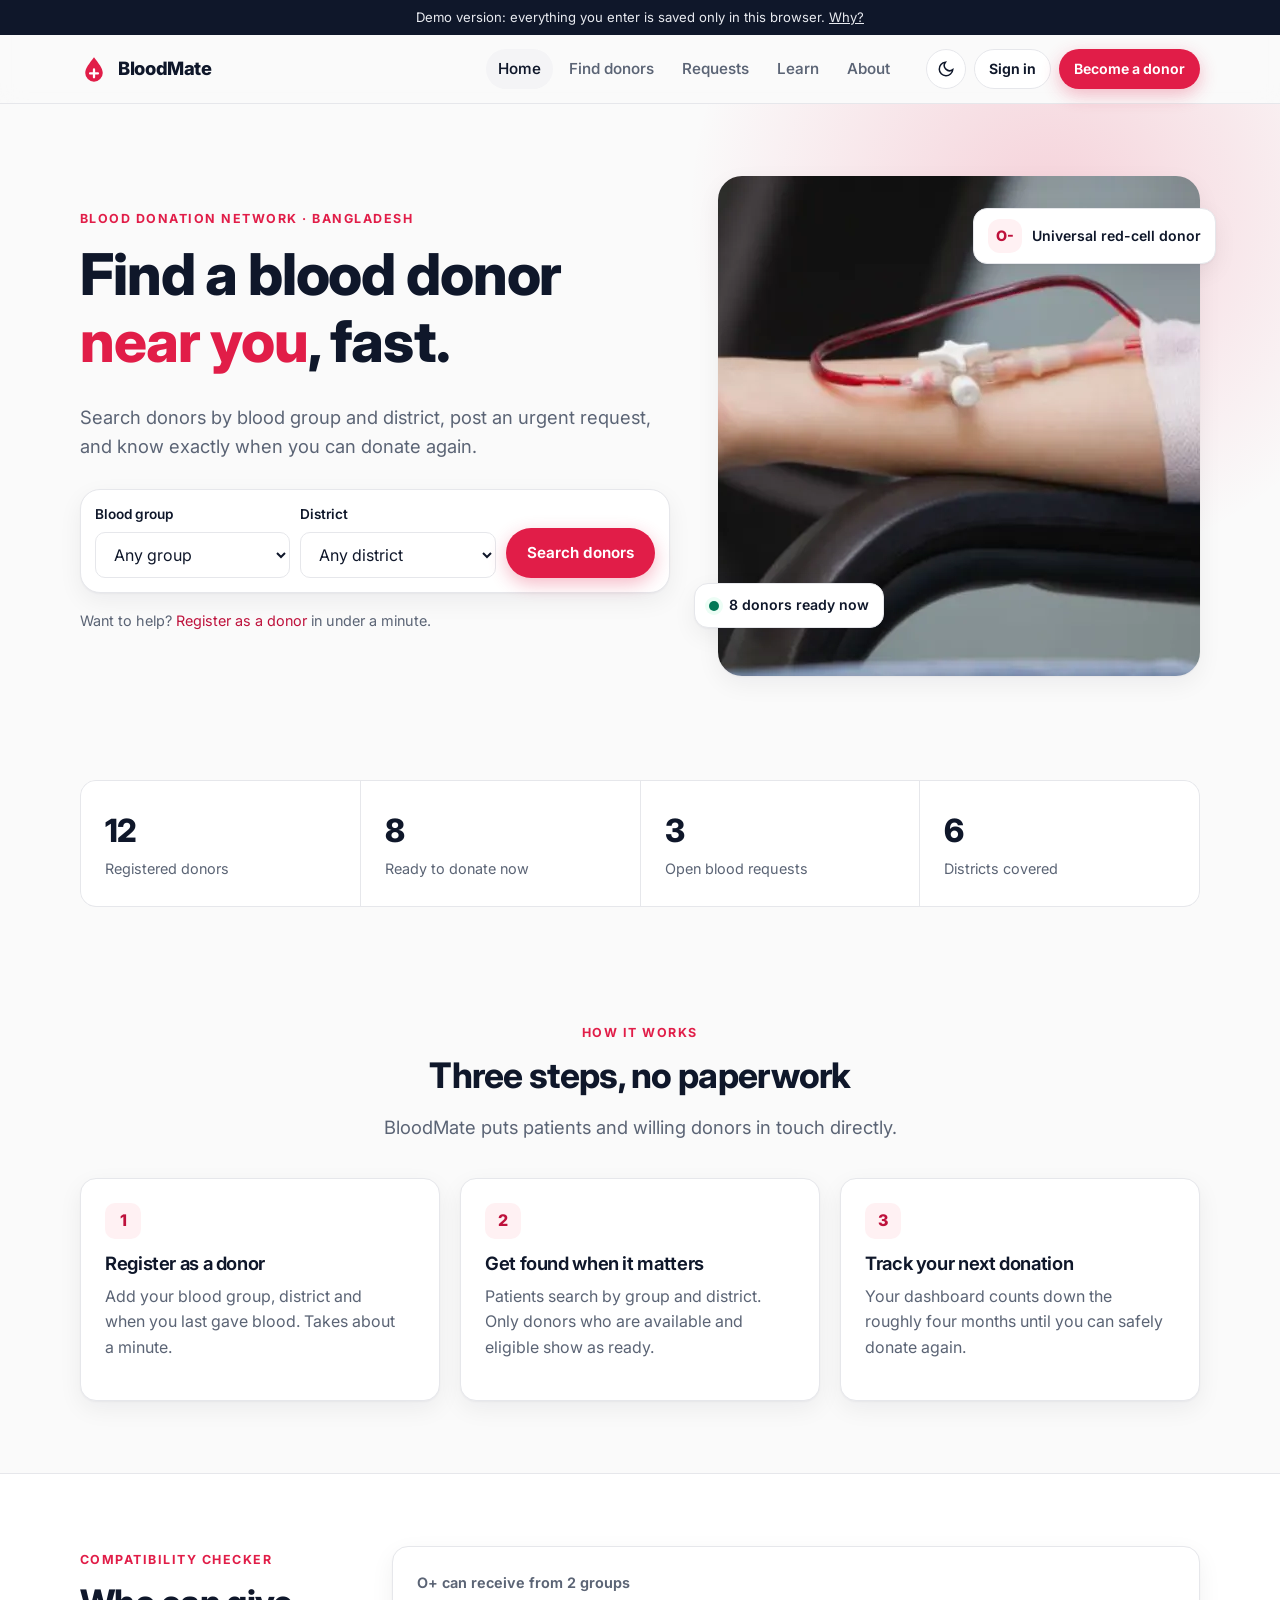
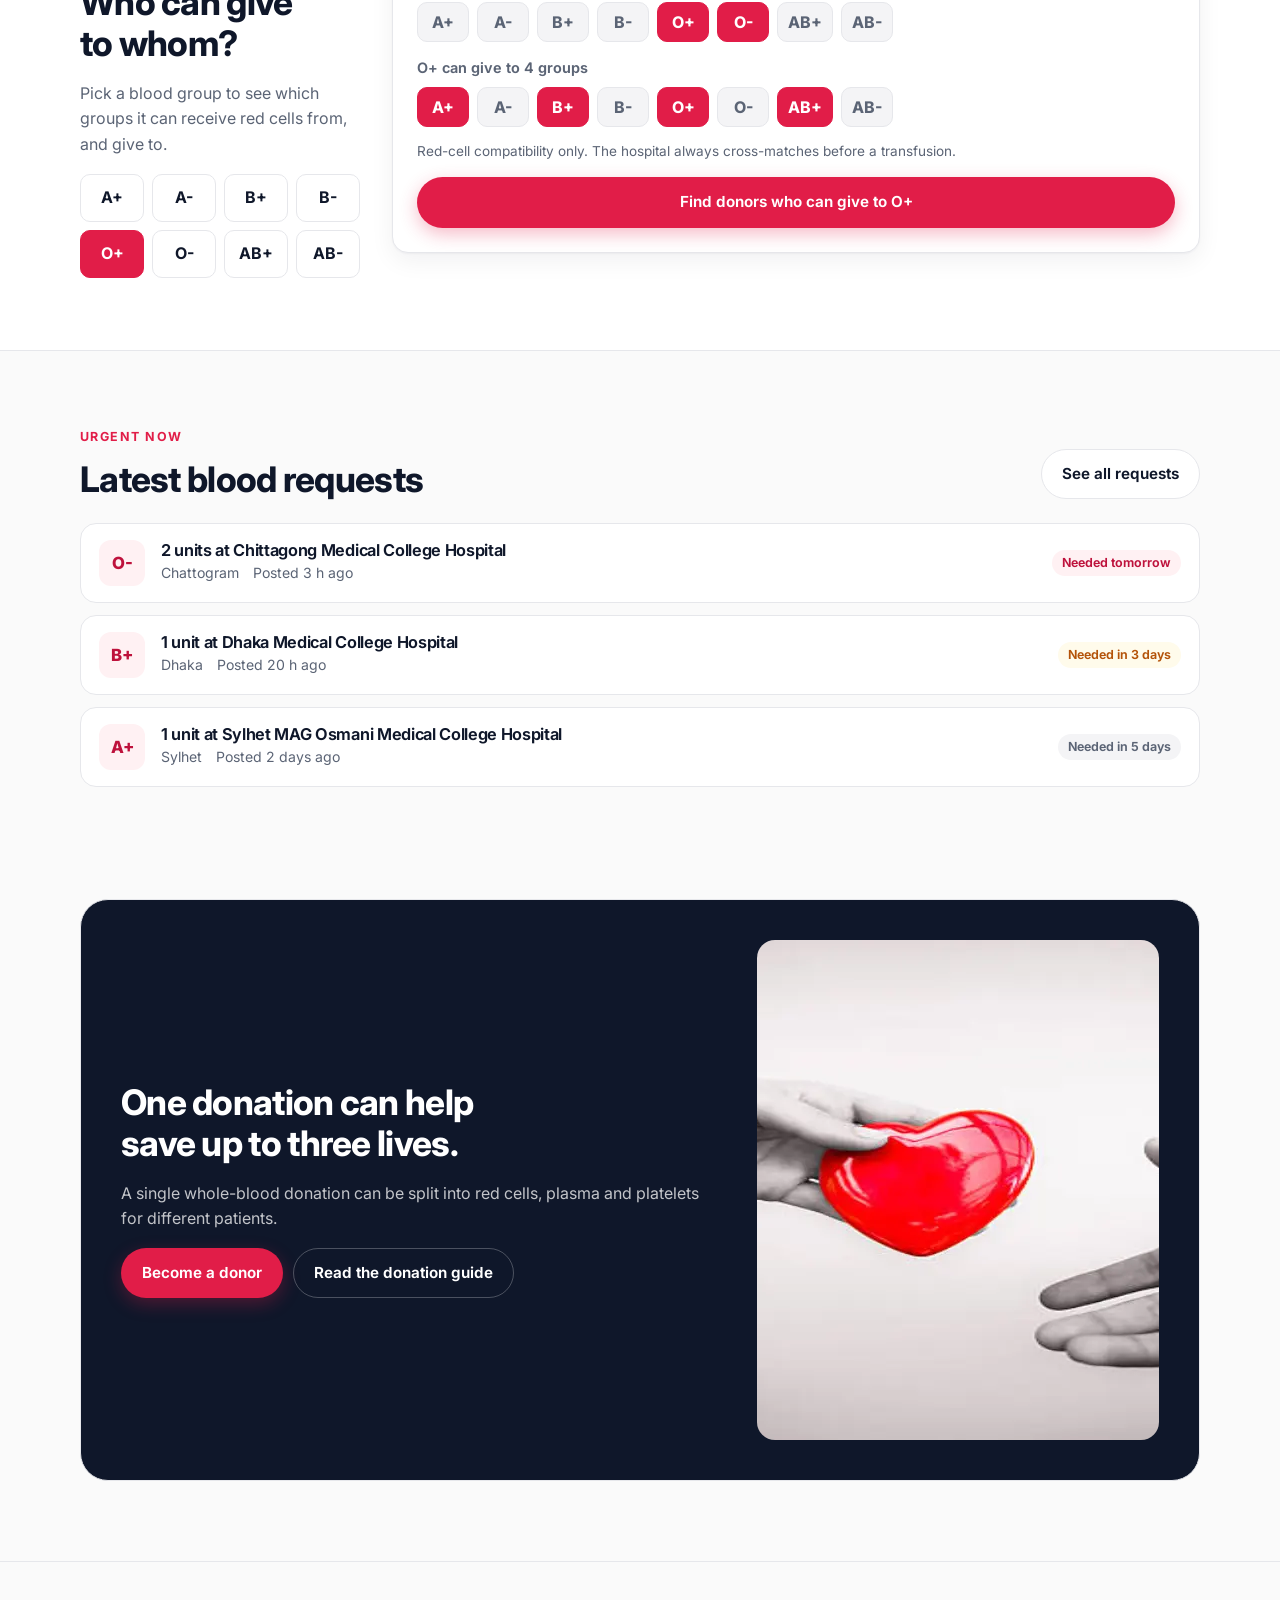
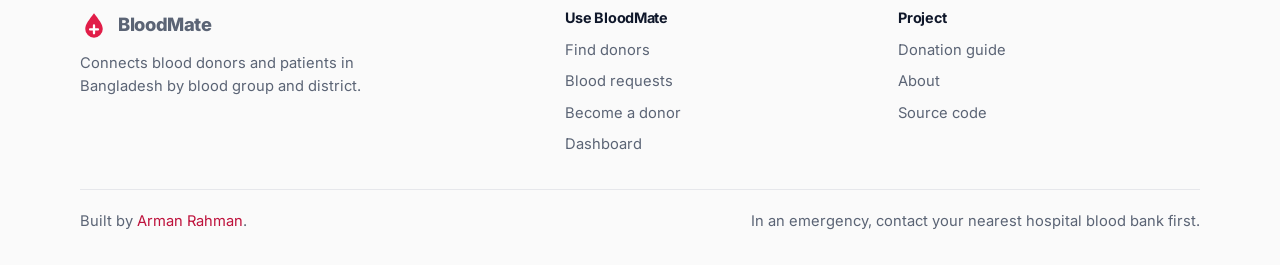
<file: index.html>
<!doctype html>
<html lang="en">
<head>
  <meta charset="utf-8">
  <meta name="viewport" content="width=device-width, initial-scale=1">
  <title>BloodMate · Find blood donors in Bangladesh</title>
  <meta name="description" content="Find blood donors by blood group and district, post urgent blood requests, and track when you can donate again.">
  <link rel="icon" href="assets/img/favicon.svg" type="image/svg+xml">
  <link rel="preconnect" href="https://fonts.googleapis.com">
  <link rel="preconnect" href="https://fonts.gstatic.com" crossorigin>
  <link href="https://fonts.googleapis.com/css2?family=Inter:wght@400;500;600;700;800&display=swap" rel="stylesheet">
  <link rel="stylesheet" href="assets/css/style.css">
  <script src="assets/js/app.js" defer></script>
</head>
<body data-page="home">
<main>
  <section class="hero">
    <div class="container hero-grid">
      <div>
        <span class="eyebrow">Blood donation network · Bangladesh</span>
        <h1>Find a blood donor <span>near you</span>, fast.</h1>
        <p class="lead">Search donors by blood group and district, post an urgent request, and know exactly when you can donate again.</p>
        <form class="search-card" action="find.html">
          <div class="field"><label for="q-group">Blood group</label><select id="q-group" name="group"></select></div>
          <div class="field"><label for="q-district">District</label><select id="q-district" name="district"></select></div>
          <button class="btn btn-primary" type="submit">Search donors</button>
        </form>
        <p class="muted" style="margin-top:16px;font-size:.9rem">Want to help? <a href="register.html">Register as a donor</a> in under a minute.</p>
      </div>
      <div class="hero-media">
        <img src="assets/img/donation.webp" alt="A donor giving blood with a needle in their arm" width="1200" height="500">
        <div class="float-chip b"><span class="badge" style="min-width:34px;height:34px;font-size:.9rem">O-</span><span>Universal red-cell donor</span></div>
        <div class="float-chip a"><span class="dot"></span><span id="chip-ready">Donors ready now</span></div>
      </div>
    </div>
  </section>

  <section class="section-sm">
    <div class="container">
      <div class="stats reveal" id="stats" aria-label="Live numbers from this demo"></div>
    </div>
  </section>

  <section class="section">
    <div class="container">
      <div class="center reveal">
        <span class="eyebrow">How it works</span>
        <h2>Three steps, no paperwork</h2>
        <p class="lead">BloodMate puts patients and willing donors in touch directly.</p>
      </div>
      <div class="grid grid-3" style="margin-top:36px">
        <div class="card reveal"><span class="step-num">1</span><h3>Register as a donor</h3><p class="muted">Add your blood group, district and when you last gave blood. Takes about a minute.</p></div>
        <div class="card reveal"><span class="step-num">2</span><h3>Get found when it matters</h3><p class="muted">Patients search by group and district. Only donors who are available and eligible show as ready.</p></div>
        <div class="card reveal"><span class="step-num">3</span><h3>Track your next donation</h3><p class="muted">Your dashboard counts down the roughly four months until you can safely donate again.</p></div>
      </div>
    </div>
  </section>

  <section class="section" style="background:var(--surface);border-block:1px solid var(--line)">
    <div class="container compat">
      <div class="reveal">
        <span class="eyebrow">Compatibility checker</span>
        <h2>Who can give to whom?</h2>
        <p class="muted">Pick a blood group to see which groups it can receive red cells from, and give to.</p>
        <div class="groups" id="compat-groups" role="radiogroup" aria-label="Blood group"></div>
      </div>
      <div class="card compat-result reveal" id="compat-result" aria-live="polite"></div>
    </div>
  </section>

  <section class="section">
    <div class="container">
      <div style="display:flex;justify-content:space-between;align-items:end;gap:16px;flex-wrap:wrap;margin-bottom:24px" class="reveal">
        <div><span class="eyebrow">Urgent now</span><h2 style="margin:0">Latest blood requests</h2></div>
        <a class="btn btn-ghost" href="requests.html">See all requests</a>
      </div>
      <div class="list" id="urgent"></div>
    </div>
  </section>

  <section class="section-sm">
    <div class="container">
      <div class="cta reveal">
        <div>
          <h2>One donation can help save up to three lives.</h2>
          <p>A single whole-blood donation can be split into red cells, plasma and platelets for different patients.</p>
          <div style="display:flex;gap:10px;flex-wrap:wrap">
            <a class="btn btn-primary" href="register.html">Become a donor</a>
            <a class="btn btn-ghost" href="learn.html">Read the donation guide</a>
          </div>
        </div>
        <img src="assets/img/heart.webp" alt="One hand passing a red heart to another" loading="lazy" width="1200" height="500">
      </div>
    </div>
  </section>
</main>

<script>
document.addEventListener("DOMContentLoaded", () => {
  $("#q-group").innerHTML = options(GROUPS, "Any group");
  $("#q-district").innerHTML = options(DISTRICTS, "Any district");

  const donors = Store.donors();
  const ready = donors.filter((u) => u.available && eligibility(u).ok).length;
  const open = Store.requests().filter((r) => r.status === "open").length;
  const districts = new Set(donors.map((u) => u.district)).size;
  $("#chip-ready").textContent = `${ready} donors ready now`;
  $("#stats").innerHTML = [
    [donors.length, "Registered donors"], [ready, "Ready to donate now"],
    [open, "Open blood requests"], [districts, "Districts covered"],
  ].map(([n, t]) => `<div class="stat"><b>${n}</b><span>${t}</span></div>`).join("");

  // Compatibility checker
  const box = $("#compat-groups");
  box.innerHTML = GROUPS.map((g, i) => `<input type="radio" name="cg" id="cg${i}" value="${g}"${g === "O+" ? " checked" : ""}><label for="cg${i}">${g}</label>`).join("");
  const chips = (on) => GROUPS.map((g) => `<span class="chip${on.includes(g) ? " on" : ""}">${g}</span>`).join("");
  const draw = () => {
    const g = $("input[name=cg]:checked").value;
    const from = CAN_RECEIVE_FROM[g], to = canGiveTo(g);
    $("#compat-result").innerHTML = `
      <div class="compat-row"><span class="title">${g} can receive from ${from.length} group${from.length > 1 ? "s" : ""}</span>${chips(from)}</div>
      <div class="compat-row"><span class="title">${g} can give to ${to.length} group${to.length > 1 ? "s" : ""}</span>${chips(to)}</div>
      <p class="muted" style="margin:0;font-size:.85rem">Red-cell compatibility only. The hospital always cross-matches before a transfusion.</p>
      <a class="btn btn-primary" href="find.html?group=${encodeURIComponent(g)}&compatible=1">Find donors who can give to ${g}</a>`;
  };
  box.addEventListener("change", draw); draw();

  // Urgent requests
  const urgent = Store.requests().filter((r) => r.status === "open")
    .sort((a, b) => a.neededBy.localeCompare(b.neededBy)).slice(0, 3);
  $("#urgent").innerHTML = urgent.length ? urgent.map((r) => {
    const due = dueLabel(r.neededBy);
    return `<a class="row-card" href="requests.html#${r.id}" style="color:inherit;text-decoration:none">
      <span class="badge">${esc(r.group)}</span>
      <div class="grow"><h3>${r.units} unit${r.units > 1 ? "s" : ""} at ${esc(r.hospital)}</h3>
      <div class="meta"><span>${esc(r.district)}</span><span>Posted ${timeAgo(r.createdAt)}</span></div></div>
      <span class="pill ${due.cls}">${due.text}</span></a>`;
  }).join("") : `<div class="empty">No open requests right now.</div>`;
});
</script>
</body>
</html>
</file>
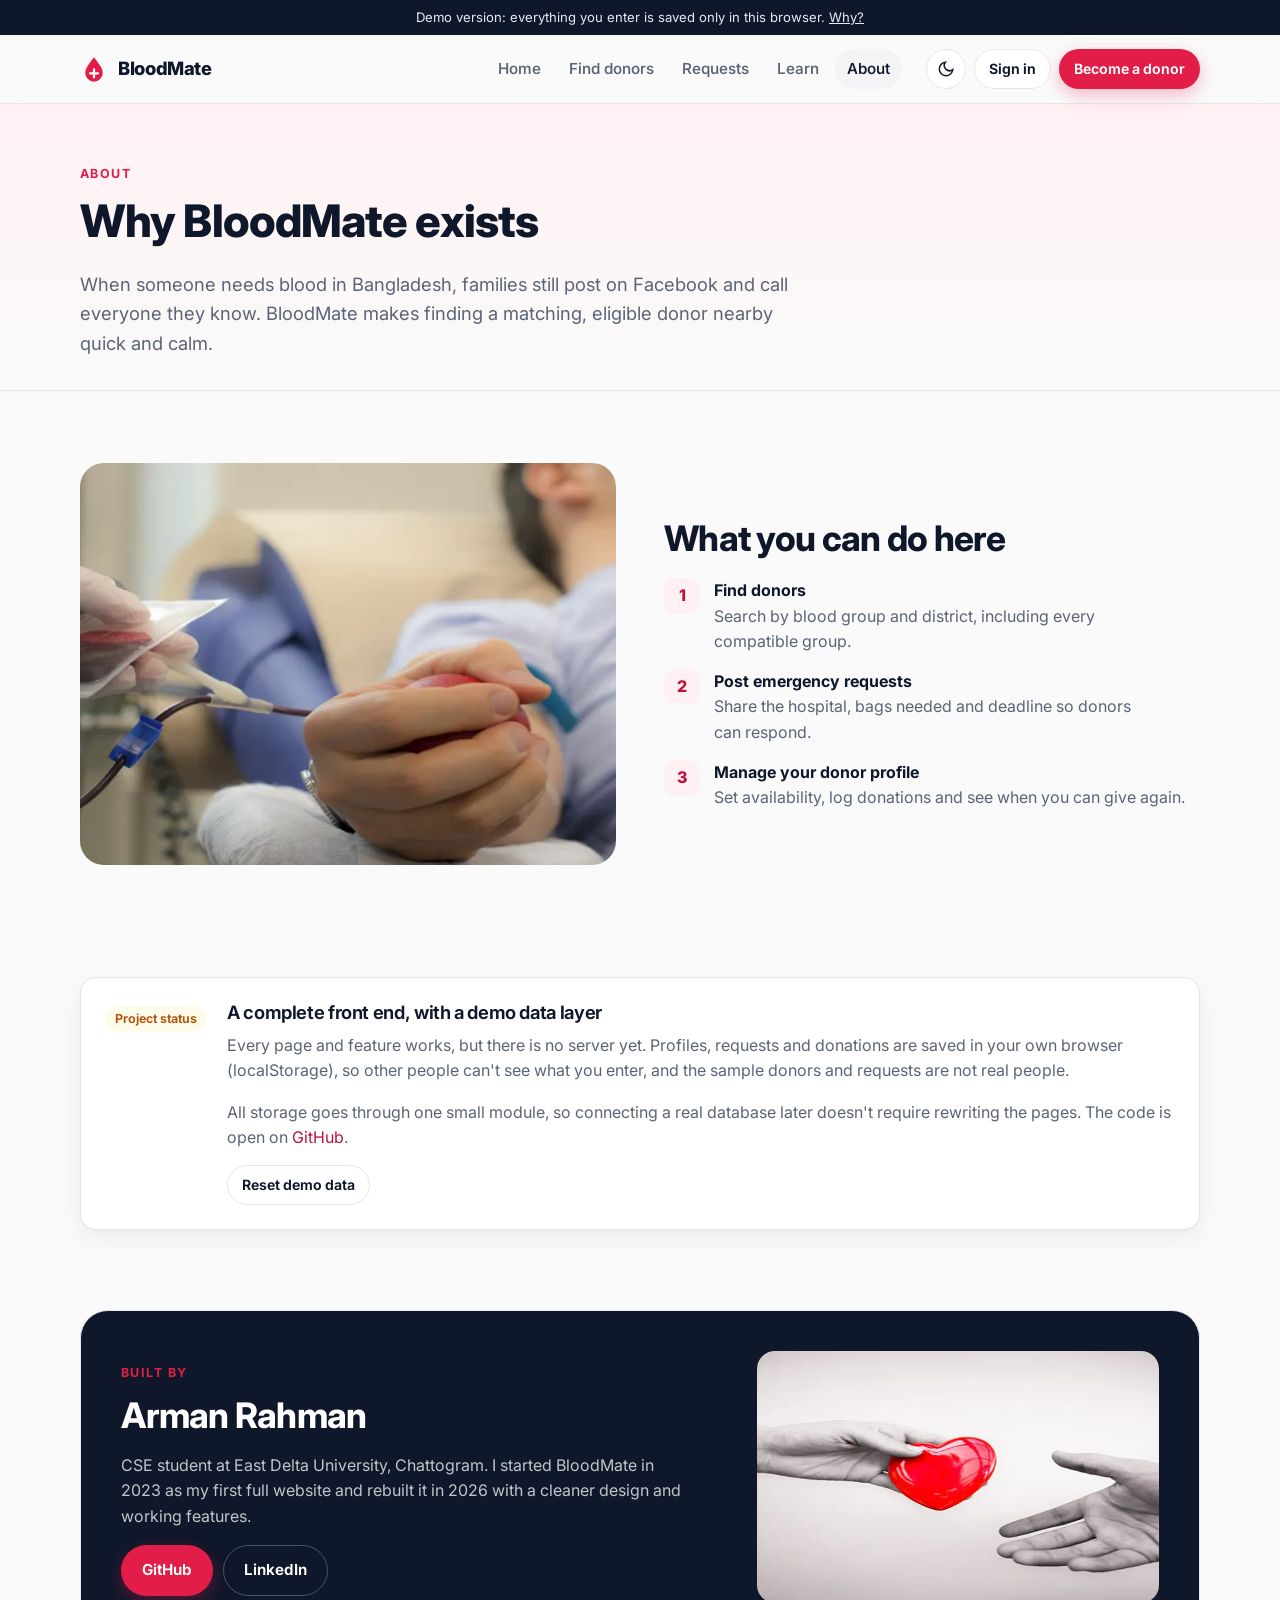
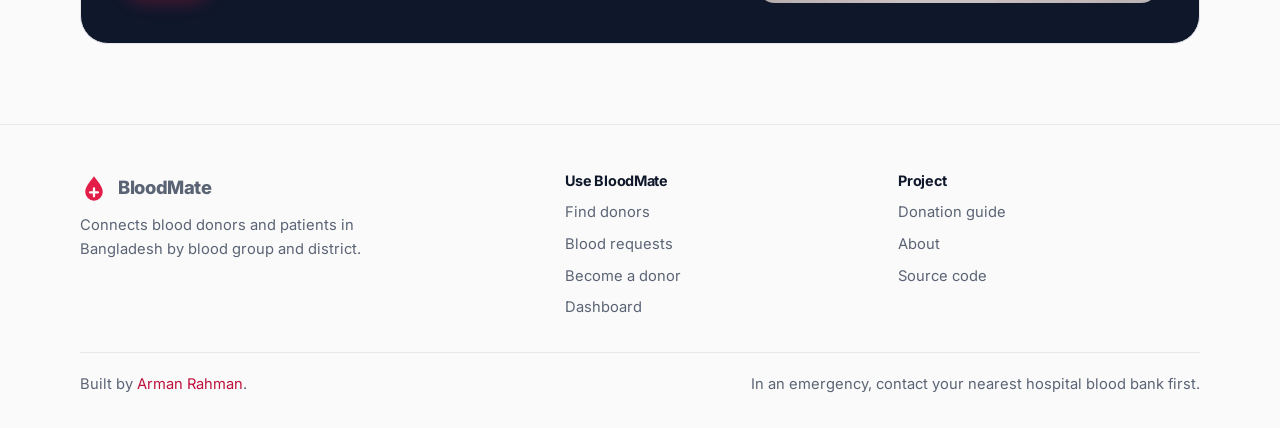
<file: about.html>
<!doctype html>
<html lang="en">
<head>
  <meta charset="utf-8">
  <meta name="viewport" content="width=device-width, initial-scale=1">
  <title>About · BloodMate</title>
  <link rel="icon" href="assets/img/favicon.svg" type="image/svg+xml">
  <link rel="preconnect" href="https://fonts.googleapis.com">
  <link rel="preconnect" href="https://fonts.gstatic.com" crossorigin>
  <link href="https://fonts.googleapis.com/css2?family=Inter:wght@400;500;600;700;800&display=swap" rel="stylesheet">
  <link rel="stylesheet" href="assets/css/style.css">
  <script src="assets/js/app.js" defer></script>
</head>
<body data-page="about">
<main>
  <header class="page-head">
    <div class="container">
      <span class="eyebrow">About</span>
      <h1>Why BloodMate exists</h1>
      <p class="lead">When someone needs blood in Bangladesh, families still post on Facebook and call everyone they know. BloodMate makes finding a matching, eligible donor nearby quick and calm.</p>
    </div>
  </header>

  <section class="section">
    <div class="container grid grid-2" style="align-items:center;gap:48px">
      <img src="assets/img/care.webp" alt="A patient receiving a blood transfusion in hospital" loading="lazy" style="border-radius:24px;aspect-ratio:4/3;object-fit:cover;width:100%">
      <div>
        <h2>What you can do here</h2>
        <div class="grid" style="gap:14px;margin-top:20px">
          <div style="display:flex;gap:14px"><span class="step-num" style="flex:none">1</span><div><b>Find donors</b><p class="muted" style="margin:0">Search by blood group and district, including every compatible group.</p></div></div>
          <div style="display:flex;gap:14px"><span class="step-num" style="flex:none">2</span><div><b>Post emergency requests</b><p class="muted" style="margin:0">Share the hospital, bags needed and deadline so donors can respond.</p></div></div>
          <div style="display:flex;gap:14px"><span class="step-num" style="flex:none">3</span><div><b>Manage your donor profile</b><p class="muted" style="margin:0">Set availability, log donations and see when you can give again.</p></div></div>
        </div>
      </div>
    </div>
  </section>

  <section class="section-sm" id="status">
    <div class="container">
      <div class="card" style="display:grid;grid-template-columns:auto 1fr;gap:20px;align-items:start">
        <span class="pill warn" style="margin-top:4px">Project status</span>
        <div>
          <h3>A complete front end, with a demo data layer</h3>
          <p class="muted">Every page and feature works, but there is no server yet. Profiles, requests and donations are saved in your own browser (localStorage), so other people can't see what you enter, and the sample donors and requests are not real people.</p>
          <p class="muted" style="margin:0">All storage goes through one small module, so connecting a real database later doesn't require rewriting the pages. The code is open on <a href="https://github.com/Armanbro007/blood">GitHub</a>.</p>
        </div>
      </div>
    </div>
  </section>

  <section class="section-sm">
    <div class="container">
      <div class="cta">
        <div>
          <span class="eyebrow">Built by</span>
          <h2>Arman Rahman</h2>
          <p>CSE student at East Delta University, Chattogram. I started BloodMate in 2023 as my first full website and rebuilt it in 2026 with a cleaner design and working features.</p>
          <div style="display:flex;gap:10px;flex-wrap:wrap">
            <a class="btn btn-primary" href="https://github.com/Armanbro007">GitHub</a>
            <a class="btn btn-ghost" href="https://www.linkedin.com/in/armanspov">LinkedIn</a>
          </div>
        </div>
        <img src="assets/img/heart.webp" alt="" loading="lazy">
      </div>
    </div>
  </section>
</main>
<script>
document.addEventListener("DOMContentLoaded", () => {
  const b = document.createElement("button");
  b.className = "btn btn-ghost btn-sm"; b.type = "button"; b.textContent = "Reset demo data";
  b.style.marginTop = "14px";
  b.onclick = () => { Store.reset(); toast("Demo data reset."); setTimeout(() => location.reload(), 600); };
  document.querySelector("#status .card > div").append(b);
});
</script>
</body>
</html>
</file>
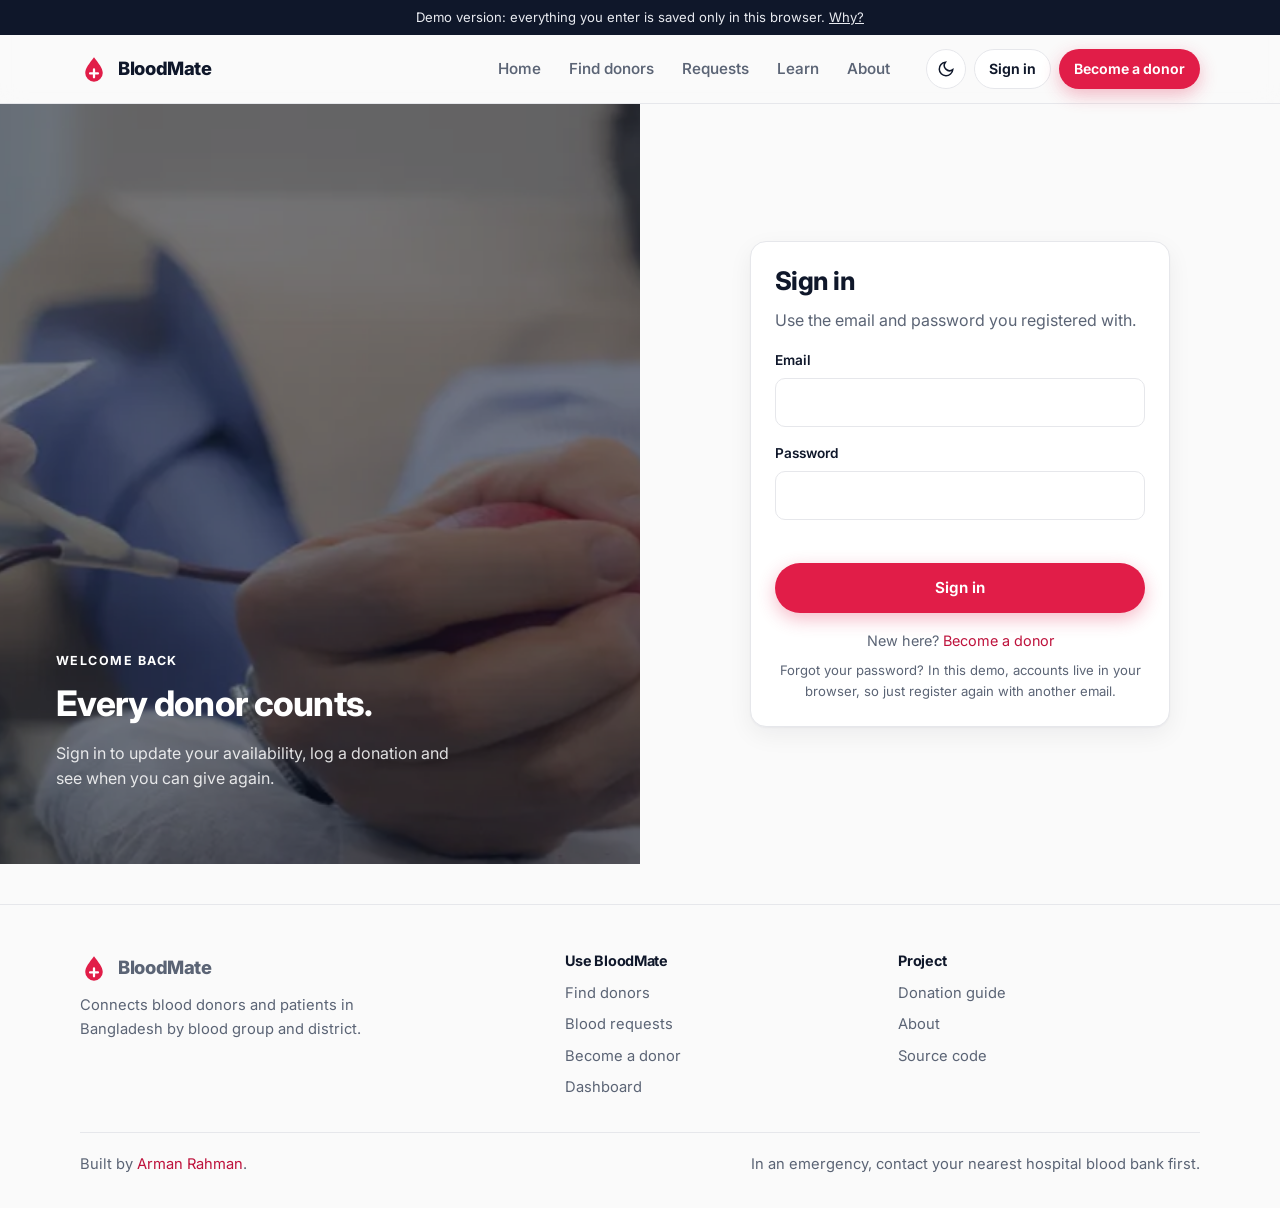
<file: dashboard.html>
<!doctype html>
<html lang="en">
<head>
  <meta charset="utf-8">
  <meta name="viewport" content="width=device-width, initial-scale=1">
  <title>My dashboard · BloodMate</title>
  <link rel="icon" href="assets/img/favicon.svg" type="image/svg+xml">
  <link rel="preconnect" href="https://fonts.googleapis.com">
  <link rel="preconnect" href="https://fonts.gstatic.com" crossorigin>
  <link href="https://fonts.googleapis.com/css2?family=Inter:wght@400;500;600;700;800&display=swap" rel="stylesheet">
  <link rel="stylesheet" href="assets/css/style.css">
  <script src="assets/js/app.js" defer></script>
</head>
<body data-page="dashboard">
<main>
  <header class="page-head">
    <div class="container" style="display:flex;justify-content:space-between;align-items:end;gap:16px;flex-wrap:wrap">
      <div>
        <span class="eyebrow">My dashboard</span>
        <h1 id="hello">Hello</h1>
        <p class="lead" id="sub"></p>
      </div>
      <button class="btn btn-ghost" id="logout" type="button">Sign out</button>
    </div>
  </header>

  <section class="section-sm">
    <div class="container dash">
      <div class="grid">
        <div class="card">
          <div class="profile-top">
            <div class="avatar" id="avatar"></div>
            <div><h3 style="margin:0" id="p-name"></h3><span class="muted" id="p-email" style="font-size:.88rem"></span></div>
          </div>
          <dl class="kv" id="p-kv"></dl>
          <hr style="border:0;border-top:1px solid var(--line);margin:18px 0">
          <div style="display:flex;align-items:center;justify-content:space-between;gap:12px">
            <div><b>Available to donate</b><div class="muted" style="font-size:.85rem">Turn off while you are sick or travelling.</div></div>
            <label class="switch"><input type="checkbox" id="avail" aria-label="Available to donate"><span></span></label>
          </div>
          <div style="display:flex;gap:8px;margin-top:20px;flex-wrap:wrap">
            <button class="btn btn-ghost btn-sm" id="edit" type="button">Edit details</button>
            <button class="btn btn-ghost btn-sm" id="delete" type="button">Delete profile</button>
          </div>
        </div>
      </div>

      <div class="grid">
        <div class="card" style="display:flex;gap:28px;align-items:center;flex-wrap:wrap">
          <div class="ring" id="ring"><div><div><b id="ring-n"></b><span id="ring-t"></span></div></div></div>
          <div style="flex:1;min-width:220px">
            <h3 id="elig-title"></h3>
            <p class="muted" id="elig-text"></p>
            <form id="log" style="display:flex;gap:8px;flex-wrap:wrap;align-items:end">
              <div class="field" style="margin:0;flex:1;min-width:160px"><label for="log-date">I gave blood on</label><input type="date" id="log-date" required></div>
              <button class="btn btn-primary" type="submit">Log donation</button>
            </form>
          </div>
        </div>

        <div class="card">
          <h3>Requests you can help with</h3>
          <p class="muted" id="match-sub" style="font-size:.9rem"></p>
          <div class="list" id="matches"></div>
        </div>

        <div class="grid grid-2">
          <div class="card">
            <h3>Donation history</h3>
            <div id="history"></div>
          </div>
          <div class="card">
            <div style="display:flex;justify-content:space-between;align-items:center;gap:8px"><h3 style="margin:0">My requests</h3><a class="btn btn-ghost btn-sm" href="requests.html#new">New request</a></div>
            <div id="mine" style="margin-top:14px"></div>
          </div>
        </div>
      </div>
    </div>
  </section>

  <dialog id="edit-dialog">
    <form method="dialog" id="edit-form">
      <h3>Edit details</h3>
      <div class="field"><label for="e-phone">Mobile number</label><input id="e-phone" name="phone" type="tel" required></div>
      <div class="field"><label for="e-district">District</label><select id="e-district" name="district"></select></div>
      <div class="field"><label for="e-area">Area</label><input id="e-area" name="area"></div>
      <div style="display:flex;gap:8px"><button class="btn btn-primary" value="save">Save</button><button class="btn btn-ghost" value="cancel" formnovalidate>Cancel</button></div>
    </form>
  </dialog>
</main>

<script>
document.addEventListener("DOMContentLoaded", () => {
  if (!Store.me()) { location.replace("login.html"); return; }
  if (new URLSearchParams(location.search).get("welcome")) { toast("Welcome! Your donor profile is live."); history.replaceState(null, "", "dashboard.html"); }
  $("#log-date").max = new Date().toISOString().slice(0, 10);
  $("#e-district").innerHTML = options(DISTRICTS);

  function render() {
    const me = Store.me();
    const el = eligibility(me);
    $("#hello").textContent = `Hello, ${me.name.split(" ")[0]}`;
    $("#sub").textContent = me.available ? "Your profile is visible to people searching for donors." : "Your profile is hidden from searches while you are unavailable.";
    $("#avatar").textContent = initials(me.name);
    $("#p-name").textContent = me.name;
    $("#p-email").textContent = me.email;
    $("#p-kv").innerHTML = [
      ["Blood group", `<span class="pill hot">${esc(me.group)}</span>`], ["District", esc(me.district)], ["Area", esc(me.area || "–")],
      ["Mobile", esc(me.phone)], ["Can give to", canGiveTo(me.group).join(", ")],
    ].map(([k, v]) => `<dt>${k}</dt><dd>${v}</dd>`).join("");
    $("#avail").checked = !!me.available;

    $("#ring").style.setProperty("--p", el.pct);
    if (el.ok) {
      $("#ring-n").textContent = "✓"; $("#ring-t").textContent = "ready";
      $("#elig-title").textContent = "You can donate now";
      $("#elig-text").textContent = me.lastDonated ? `It has been over four months since your last donation on ${fmtDate(me.lastDonated)}.` : "You haven't logged a donation yet. Thank you for being ready to help.";
    } else {
      $("#ring-n").textContent = el.daysLeft; $("#ring-t").textContent = el.daysLeft === 1 ? "day left" : "days left";
      $("#elig-title").textContent = `Next donation from ${fmtDate(el.next)}`;
      $("#elig-text").textContent = `You gave blood on ${fmtDate(me.lastDonated)}. Your body needs about four months to fully rebuild its red cells.`;
    }

    const history = [...(me.donations || [])].sort().reverse();
    $("#history").innerHTML = history.length
      ? `<p class="muted" style="font-size:.9rem">${history.length} donation${history.length > 1 ? "s" : ""} logged. Thank you.</p><ul style="padding-left:18px;margin:0">${history.map((d) => `<li>${fmtDate(d)}</li>`).join("")}</ul>`
      : `<p class="muted">No donations logged yet. Log one above after you give blood.</p>`;

    const mine = Store.requests().filter((r) => r.ownerId === me.id);
    $("#mine").innerHTML = mine.length ? mine.map((r) => `
      <div style="display:flex;align-items:center;gap:10px;padding:10px 0;border-top:1px solid var(--line)">
        <span class="badge" style="min-width:38px;height:38px;font-size:.9rem">${esc(r.group)}</span>
        <div style="flex:1;min-width:0"><b style="font-size:.92rem">${esc(r.hospital)}</b><div class="muted" style="font-size:.82rem">${r.status === "open" ? dueLabel(r.neededBy).text : "Fulfilled"}</div></div>
        ${r.status === "open" ? `<button class="btn btn-ghost btn-sm" data-done="${r.id}">Fulfilled</button>` : ""}
        <button class="btn btn-ghost btn-sm" data-del="${r.id}" aria-label="Delete request">✕</button>
      </div>`).join("") : `<p class="muted">You haven't posted a request.</p>`;

    const matches = Store.requests().filter((r) => r.status === "open" && r.ownerId !== me.id && CAN_RECEIVE_FROM[r.group].includes(me.group))
      .sort((a, b) => (b.district === me.district) - (a.district === me.district) || a.neededBy.localeCompare(b.neededBy)).slice(0, 4);
    $("#match-sub").textContent = `Open requests your ${me.group} blood is compatible with, nearest first.`;
    $("#matches").innerHTML = matches.length ? matches.map((r) => {
      const due = dueLabel(r.neededBy);
      return `<a class="row-card" href="requests.html#${r.id}" style="color:inherit;text-decoration:none;padding:12px 14px">
        <span class="badge" style="min-width:38px;height:38px;font-size:.9rem">${esc(r.group)}</span>
        <div class="grow"><h3 style="font-size:.95rem">${esc(r.hospital)}</h3><div class="meta"><span>${esc(r.district)}</span><span>${r.units} unit${r.units > 1 ? "s" : ""}</span></div></div>
        <span class="pill ${due.cls}">${due.text}</span></a>`;
    }).join("") : `<div class="empty" style="padding:24px">No open requests match your blood group right now.</div>`;
  }

  $("#avail").addEventListener("change", (e) => { Store.updateMe({ available: e.target.checked }); render(); toast(e.target.checked ? "You're visible to people searching." : "You're hidden from searches."); });
  $("#log").addEventListener("submit", (e) => {
    e.preventDefault();
    const d = $("#log-date").value; if (!d) return;
    const me = Store.me();
    const donations = [...new Set([...(me.donations || []), d])];
    const latest = donations.sort().at(-1);
    Store.updateMe({ donations, lastDonated: latest });
    $("#log-date").value = ""; render(); toast("Donation logged. Thank you for saving lives!");
  });
  $("#mine").addEventListener("click", (e) => {
    const done = e.target.closest("[data-done]")?.dataset.done, del = e.target.closest("[data-del]")?.dataset.del;
    if (done) { Store.setRequest(done, { status: "fulfilled" }); toast("Marked as fulfilled."); }
    if (del) { Store.removeRequest(del); toast("Request deleted."); }
    render();
  });
  $("#logout").onclick = () => { Store.logout(); location.href = "index.html"; };
  $("#delete").onclick = () => {
    const d = $("#contact-dialog") || document.createElement("dialog");
    d.id = "contact-dialog"; document.body.append(d);
    d.innerHTML = `<h3>Delete your profile?</h3><p class="muted">This removes your donor profile and your requests from this browser. It can't be undone.</p>
      <div style="display:flex;gap:8px"><button class="btn btn-primary" id="yes" type="button">Delete profile</button><button class="btn btn-ghost" type="button" onclick="this.closest('dialog').close()">Keep it</button></div>`;
    d.showModal();
    $("#yes", d).onclick = () => { Store.deleteMe(); location.href = "index.html"; };
  };
  $("#edit").onclick = () => {
    const me = Store.me();
    $("#e-phone").value = me.phone; $("#e-district").value = me.district; $("#e-area").value = me.area || "";
    $("#edit-dialog").showModal();
  };
  $("#edit-dialog").addEventListener("close", () => {
    if ($("#edit-dialog").returnValue !== "save") return;
    Store.updateMe({ phone: $("#e-phone").value.trim(), district: $("#e-district").value, area: $("#e-area").value.trim() });
    render(); toast("Details saved.");
  });
  render();
});
</script>
</body>
</html>
</file>
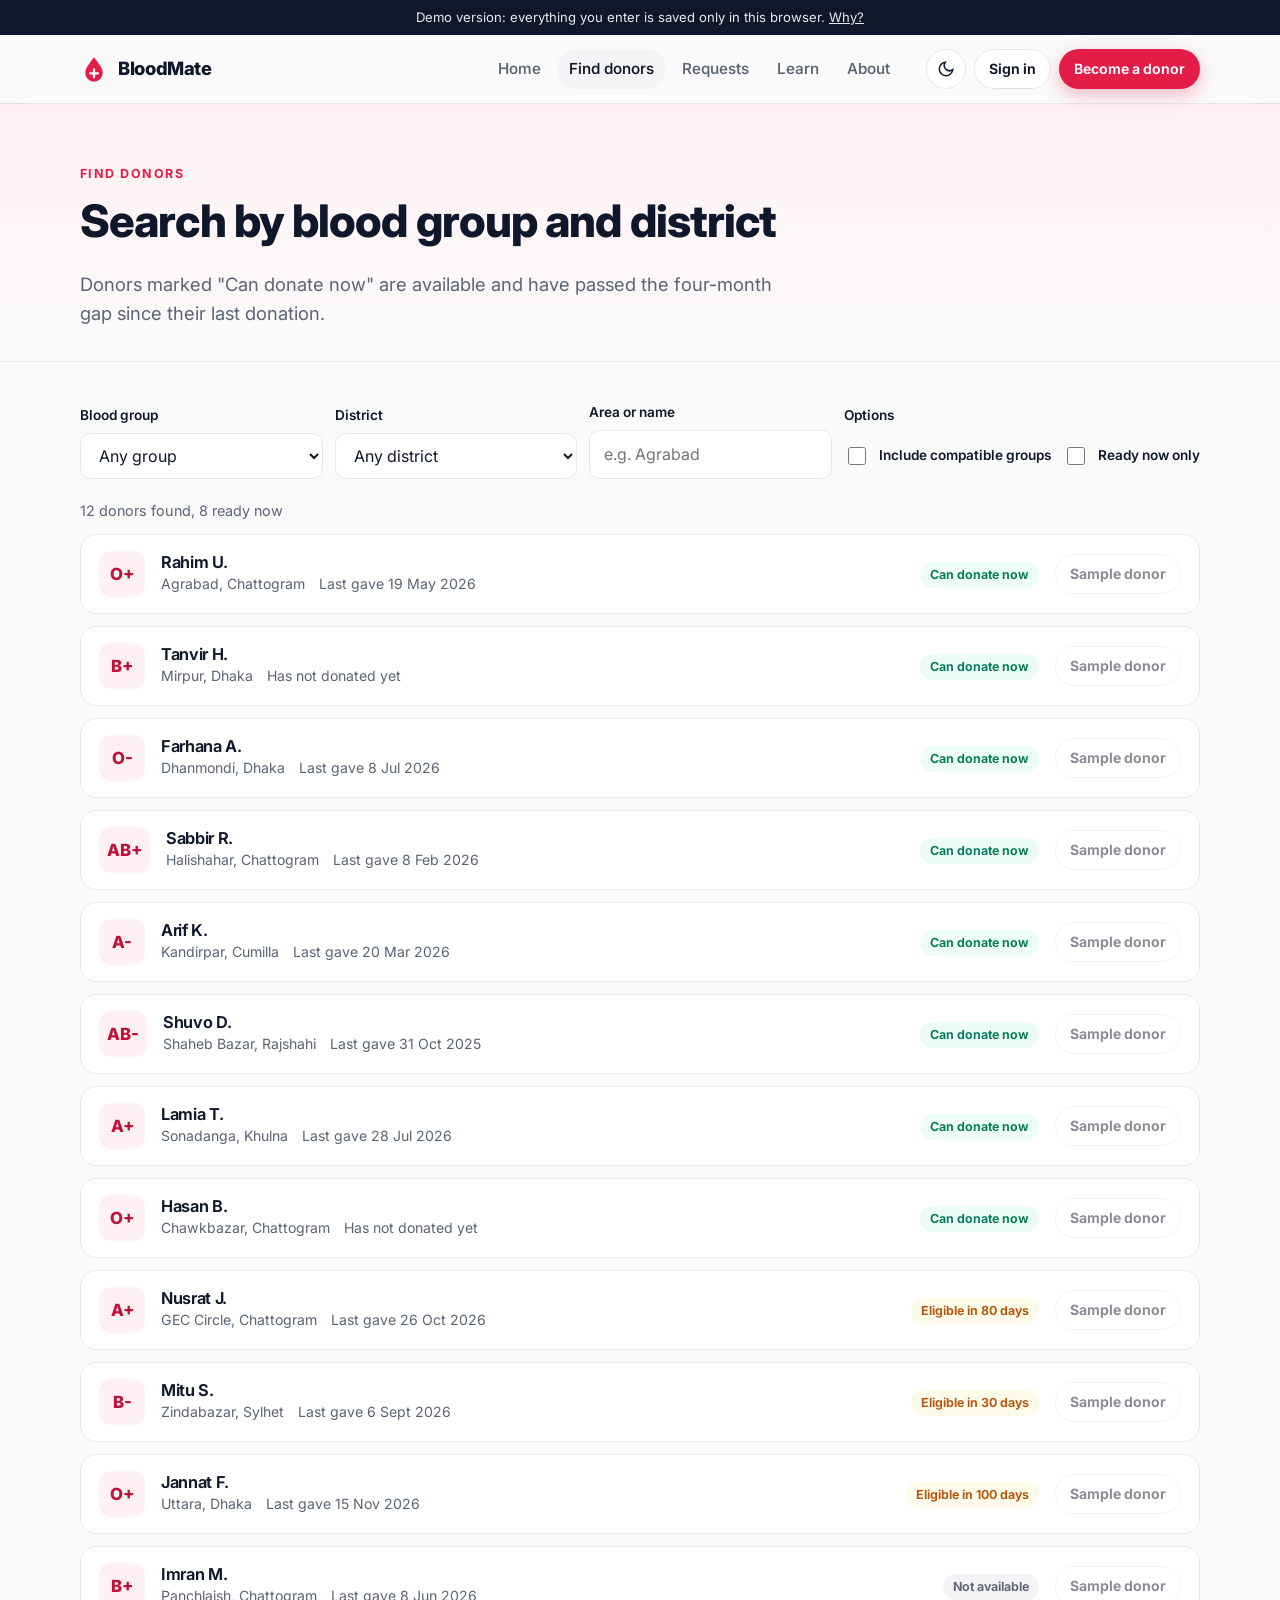
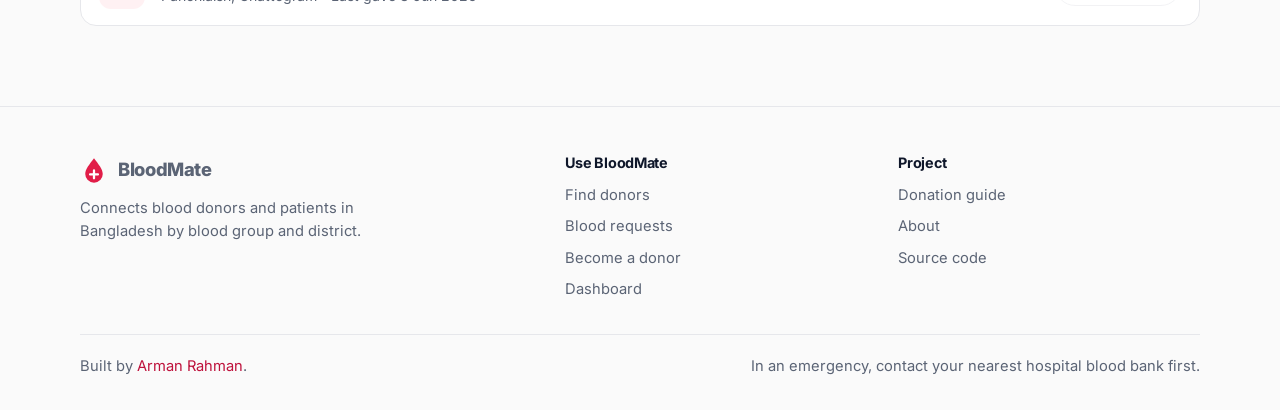
<file: find.html>
<!doctype html>
<html lang="en">
<head>
  <meta charset="utf-8">
  <meta name="viewport" content="width=device-width, initial-scale=1">
  <title>Find donors · BloodMate</title>
  <link rel="icon" href="assets/img/favicon.svg" type="image/svg+xml">
  <link rel="preconnect" href="https://fonts.googleapis.com">
  <link rel="preconnect" href="https://fonts.gstatic.com" crossorigin>
  <link href="https://fonts.googleapis.com/css2?family=Inter:wght@400;500;600;700;800&display=swap" rel="stylesheet">
  <link rel="stylesheet" href="assets/css/style.css">
  <script src="assets/js/app.js" defer></script>
</head>
<body data-page="find">
<main>
  <header class="page-head">
    <div class="container">
      <span class="eyebrow">Find donors</span>
      <h1>Search by blood group and district</h1>
      <p class="lead">Donors marked "Can donate now" are available and have passed the four-month gap since their last donation.</p>
    </div>
  </header>

  <section class="section-sm">
    <div class="container">
      <form class="toolbar" id="filters">
        <div class="field"><label for="f-group">Blood group</label><select id="f-group" name="group"></select></div>
        <div class="field"><label for="f-district">District</label><select id="f-district" name="district"></select></div>
        <div class="field"><label for="f-text">Area or name</label><input id="f-text" name="q" placeholder="e.g. Agrabad"></div>
        <div class="field" style="flex:0 0 auto;min-width:0">
          <span class="label">Options</span>
          <label class="checkbox" style="min-height:46px"><input type="checkbox" id="f-compat" name="compatible" value="1"> Include compatible groups</label>
        </div>
        <div class="field" style="flex:0 0 auto;min-width:0">
          <span class="label">&nbsp;</span>
          <label class="checkbox" style="min-height:46px"><input type="checkbox" id="f-ready" name="ready" value="1"> Ready now only</label>
        </div>
      </form>
      <p class="count" id="count" aria-live="polite"></p>
      <div class="list" id="results"></div>
    </div>
  </section>
</main>

<script>
document.addEventListener("DOMContentLoaded", () => {
  const form = $("#filters");
  $("#f-group").innerHTML = options(GROUPS, "Any group");
  $("#f-district").innerHTML = options(DISTRICTS, "Any district");

  // Fill filters from the URL (links from the home page).
  const params = new URLSearchParams(location.search);
  $("#f-group").value = params.get("group") || "";
  $("#f-district").value = params.get("district") || "";
  $("#f-text").value = params.get("q") || "";
  $("#f-compat").checked = params.get("compatible") === "1";
  $("#f-ready").checked = params.get("ready") === "1";

  function run() {
    const g = $("#f-group").value, d = $("#f-district").value;
    const q = $("#f-text").value.trim().toLowerCase();
    const compat = $("#f-compat").checked, ready = $("#f-ready").checked;
    const wanted = !g ? null : compat ? CAN_RECEIVE_FROM[g] : [g];
    const me = Store.me();

    const list = Store.donors().filter((u) =>
      (!me || u.id !== me.id) &&
      (!wanted || wanted.includes(u.group)) &&
      (!d || u.district === d) &&
      (!q || (u.name + " " + (u.area || "")).toLowerCase().includes(q)) &&
      (!ready || (u.available && eligibility(u).ok))
    ).sort((a, b) => {
      const s = (u) => (u.available ? 0 : 2) + (eligibility(u).ok ? 0 : 1);
      return s(a) - s(b) || (a.group === g ? -1 : 0) - (b.group === g ? -1 : 0);
    });

    const readyN = list.filter((u) => u.available && eligibility(u).ok).length;
    $("#count").textContent = `${list.length} donor${list.length === 1 ? "" : "s"} found, ${readyN} ready now`
      + (g && compat ? ` (groups that can give to ${g}: ${wanted.join(", ")})` : "");
    $("#results").innerHTML = list.length ? list.map((u) => donorCard(u)).join("")
      : `<div class="empty"><h3>No donors match yet</h3><p>Try another district, tick "Include compatible groups", or <a href="requests.html">post a blood request</a> so donors can find you.</p></div>`;

    const next = new URLSearchParams(new FormData(form));
    for (const [k, v] of [...next]) if (!v) next.delete(k);
    history.replaceState(null, "", next.toString() ? "?" + next : location.pathname);
  }

  form.addEventListener("input", run);
  form.addEventListener("submit", (e) => { e.preventDefault(); run(); });
  $("#results").addEventListener("click", (e) => {
    const id = e.target.closest("[data-contact]")?.dataset.contact;
    if (!id) return;
    const u = Store.donors().find((x) => x.id === id);
    if (u) contactDialog(u.name, u.phone);
  });
  run();
});
</script>
</body>
</html>
</file>
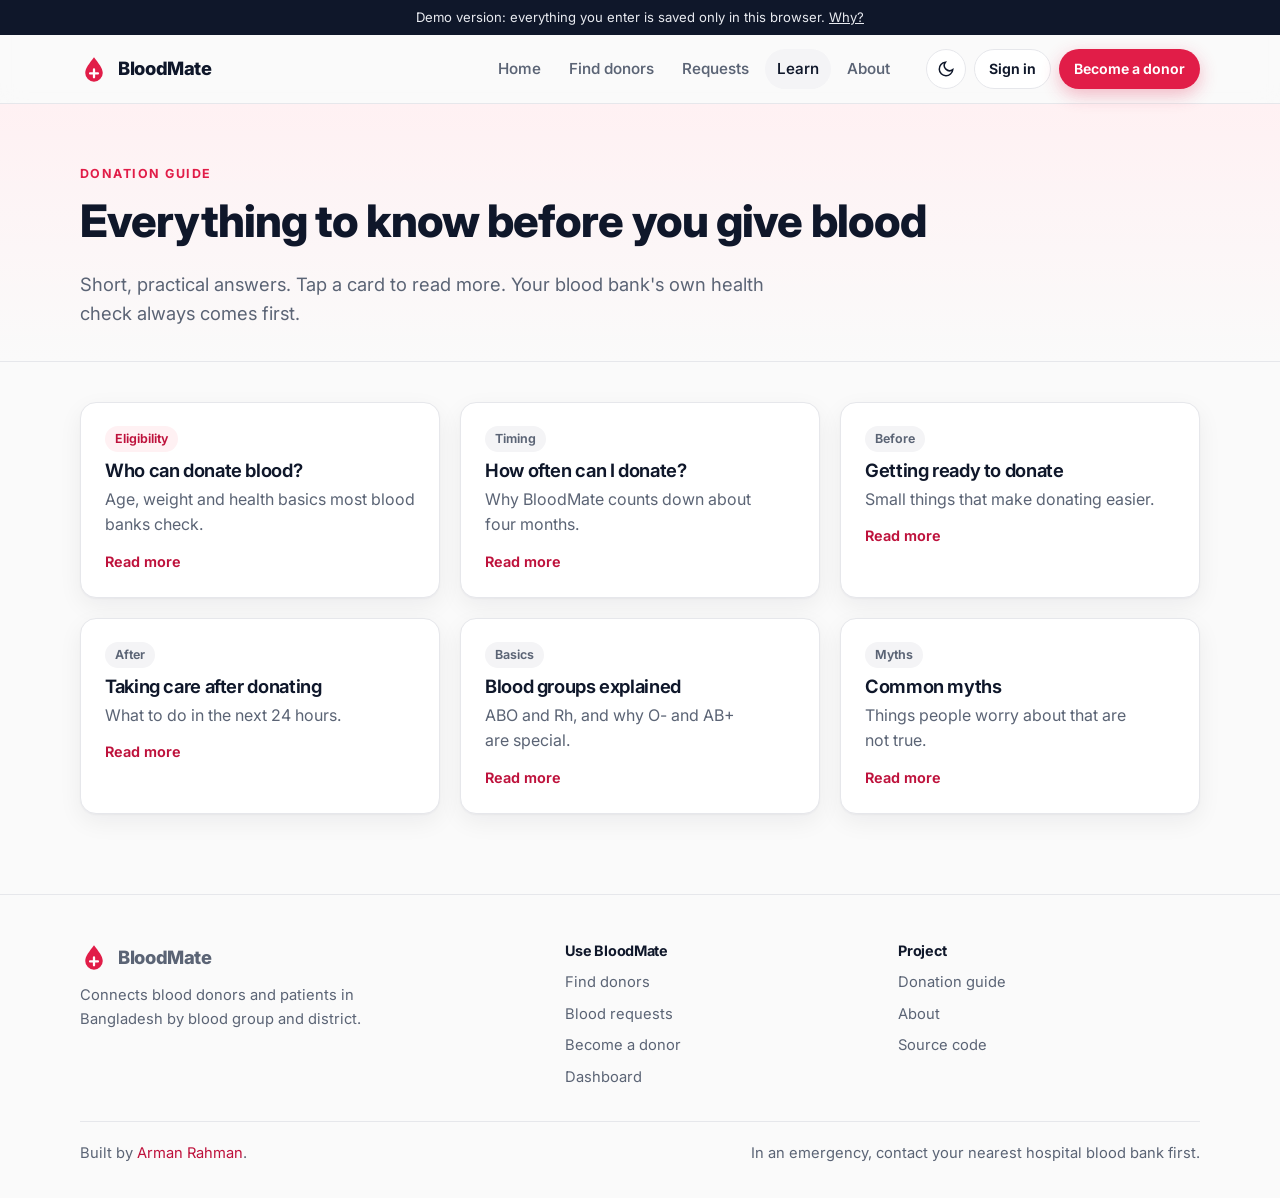
<file: learn.html>
<!doctype html>
<html lang="en">
<head>
  <meta charset="utf-8">
  <meta name="viewport" content="width=device-width, initial-scale=1">
  <title>Donation guide · BloodMate</title>
  <link rel="icon" href="assets/img/favicon.svg" type="image/svg+xml">
  <link rel="preconnect" href="https://fonts.googleapis.com">
  <link rel="preconnect" href="https://fonts.gstatic.com" crossorigin>
  <link href="https://fonts.googleapis.com/css2?family=Inter:wght@400;500;600;700;800&display=swap" rel="stylesheet">
  <link rel="stylesheet" href="assets/css/style.css">
  <script src="assets/js/app.js" defer></script>
</head>
<body data-page="learn">
<main>
  <header class="page-head">
    <div class="container">
      <span class="eyebrow">Donation guide</span>
      <h1>Everything to know before you give blood</h1>
      <p class="lead">Short, practical answers. Tap a card to read more. Your blood bank's own health check always comes first.</p>
    </div>
  </header>

  <section class="section-sm">
    <div class="container grid grid-3" id="articles">

      <article class="card article reveal"><details>
        <summary><span class="pill hot">Eligibility</span><h3>Who can donate blood?</h3><p>Age, weight and health basics most blood banks check.</p><span class="more">Read more</span></summary>
        <div class="body">
          <p>Most blood banks in Bangladesh accept donors who:</p>
          <ul><li>are 18 to 60 years old</li><li>weigh at least 50 kg (some accept 45 kg)</li><li>have normal blood pressure and haemoglobin on the day</li><li>feel well, with no fever, cold or infection</li></ul>
          <p>You may need to wait if you recently had a tattoo, surgery, a vaccine or certain medicines. Tell the staff honestly; it protects you and the patient.</p>
        </div></details></article>

      <article class="card article reveal"><details>
        <summary><span class="pill">Timing</span><h3>How often can I donate?</h3><p>Why BloodMate counts down about four months.</p><span class="more">Read more</span></summary>
        <div class="body">
          <p>After a whole-blood donation your body replaces the fluid within a day, but red cells and iron take weeks to rebuild.</p>
          <p>Most blood banks in Bangladesh ask for a gap of about <b>4 months</b> between whole-blood donations. Your dashboard uses 120 days and shows the exact date you can give again.</p>
        </div></details></article>

      <article class="card article reveal"><details>
        <summary><span class="pill">Before</span><h3>Getting ready to donate</h3><p>Small things that make donating easier.</p><span class="more">Read more</span></summary>
        <div class="body">
          <ul><li>Sleep well the night before.</li><li>Eat a normal meal 2 to 3 hours before. Don't donate on an empty stomach.</li><li>Drink plenty of water.</li><li>Bring a photo ID and wear a shirt with loose sleeves.</li></ul>
        </div></details></article>

      <article class="card article reveal"><details>
        <summary><span class="pill">After</span><h3>Taking care after donating</h3><p>What to do in the next 24 hours.</p><span class="more">Read more</span></summary>
        <div class="body">
          <ul><li>Rest for 10 to 15 minutes and have the snack and drink offered.</li><li>Drink extra fluids for the rest of the day.</li><li>Avoid heavy exercise and lifting with that arm until the next day.</li><li>If you feel dizzy, sit or lie down with your feet raised.</li></ul>
          <p>Then log the donation on your dashboard so your next eligible date updates.</p>
        </div></details></article>

      <article class="card article reveal"><details>
        <summary><span class="pill">Basics</span><h3>Blood groups explained</h3><p>ABO and Rh, and why O- and AB+ are special.</p><span class="more">Read more</span></summary>
        <div class="body">
          <p>Your group is a letter (A, B, AB or O) plus Rh positive or negative. Giving the wrong group can cause a serious reaction, so hospitals always cross-match.</p>
          <ul><li><b>O-</b> red cells can go to any group, so O- donors are often called universal donors.</li><li><b>AB+</b> patients can receive red cells from any group.</li><li>Negative groups are rarer in Bangladesh, so negative donors are especially valuable.</li></ul>
          <p>Try the <a href="index.html#compat-groups">compatibility checker</a> on the home page.</p>
        </div></details></article>

      <article class="card article reveal"><details>
        <summary><span class="pill">Myths</span><h3>Common myths</h3><p>Things people worry about that are not true.</p><span class="more">Read more</span></summary>
        <div class="body">
          <ul><li><b>"Donating makes you weak."</b> Healthy adults usually feel normal within a day.</li><li><b>"It hurts a lot."</b> You feel a short pinch from the needle; the donation takes about 10 minutes.</li><li><b>"You can catch an infection."</b> Blood banks use a new sterile needle for every donor.</li></ul>
        </div></details></article>

    </div>
  </section>
</main>
</body>
</html>
</file>
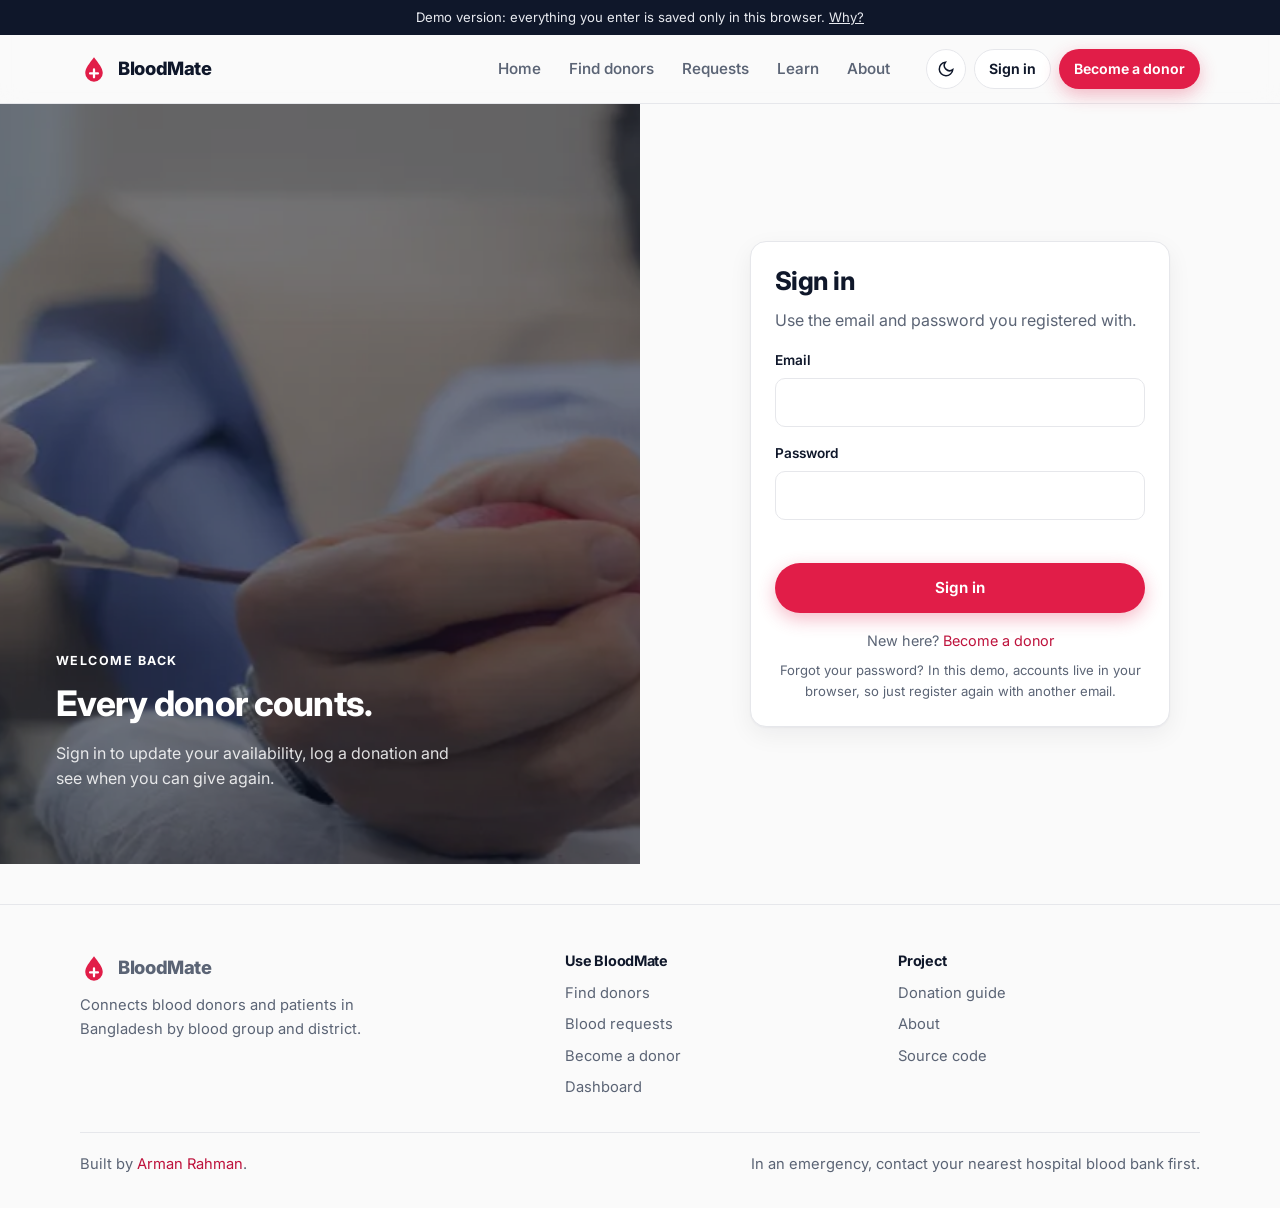
<file: login.html>
<!doctype html>
<html lang="en">
<head>
  <meta charset="utf-8">
  <meta name="viewport" content="width=device-width, initial-scale=1">
  <title>Sign in · BloodMate</title>
  <link rel="icon" href="assets/img/favicon.svg" type="image/svg+xml">
  <link rel="preconnect" href="https://fonts.googleapis.com">
  <link rel="preconnect" href="https://fonts.gstatic.com" crossorigin>
  <link href="https://fonts.googleapis.com/css2?family=Inter:wght@400;500;600;700;800&display=swap" rel="stylesheet">
  <link rel="stylesheet" href="assets/css/style.css">
  <script src="assets/js/app.js" defer></script>
</head>
<body data-page="login">
<main class="auth">
  <div class="auth-art">
    <img src="assets/img/care.webp" alt="" aria-hidden="true">
    <span class="eyebrow" style="color:#fff">Welcome back</span>
    <h2>Every donor counts.</h2>
    <p style="max-width:40ch;opacity:.85">Sign in to update your availability, log a donation and see when you can give again.</p>
  </div>
  <div class="auth-form">
    <form class="card" id="login" novalidate>
      <h2 style="font-size:1.6rem">Sign in</h2>
      <p class="muted">Use the email and password you registered with.</p>
      <div class="field"><label for="email">Email</label><input id="email" name="email" type="email" autocomplete="email" required></div>
      <div class="field"><label for="password">Password</label><input id="password" name="password" type="password" autocomplete="current-password" required></div>
      <p class="error" id="err" role="alert"></p>
      <button class="btn btn-primary btn-block" type="submit">Sign in</button>
      <p class="muted center" style="margin:16px 0 0;font-size:.9rem">New here? <a href="register.html">Become a donor</a></p>
      <p class="muted center" style="margin:8px 0 0;font-size:.82rem">Forgot your password? In this demo, accounts live in your browser, so just register again with another email.</p>
    </form>
  </div>
</main>

<script>
document.addEventListener("DOMContentLoaded", () => {
  if (Store.me()) { location.replace("dashboard.html"); return; }
  $("#login").addEventListener("submit", async (e) => {
    e.preventDefault();
    const email = $("#email").value, pw = $("#password").value;
    const u = Store.byEmail(email);
    if (!u || u.pass !== await hash(pw)) {
      $("#err").textContent = "That email and password don't match a profile on this device.";
      return;
    }
    Store.login(u.id);
    location.href = "dashboard.html";
  });
});
</script>
</body>
</html>
</file>
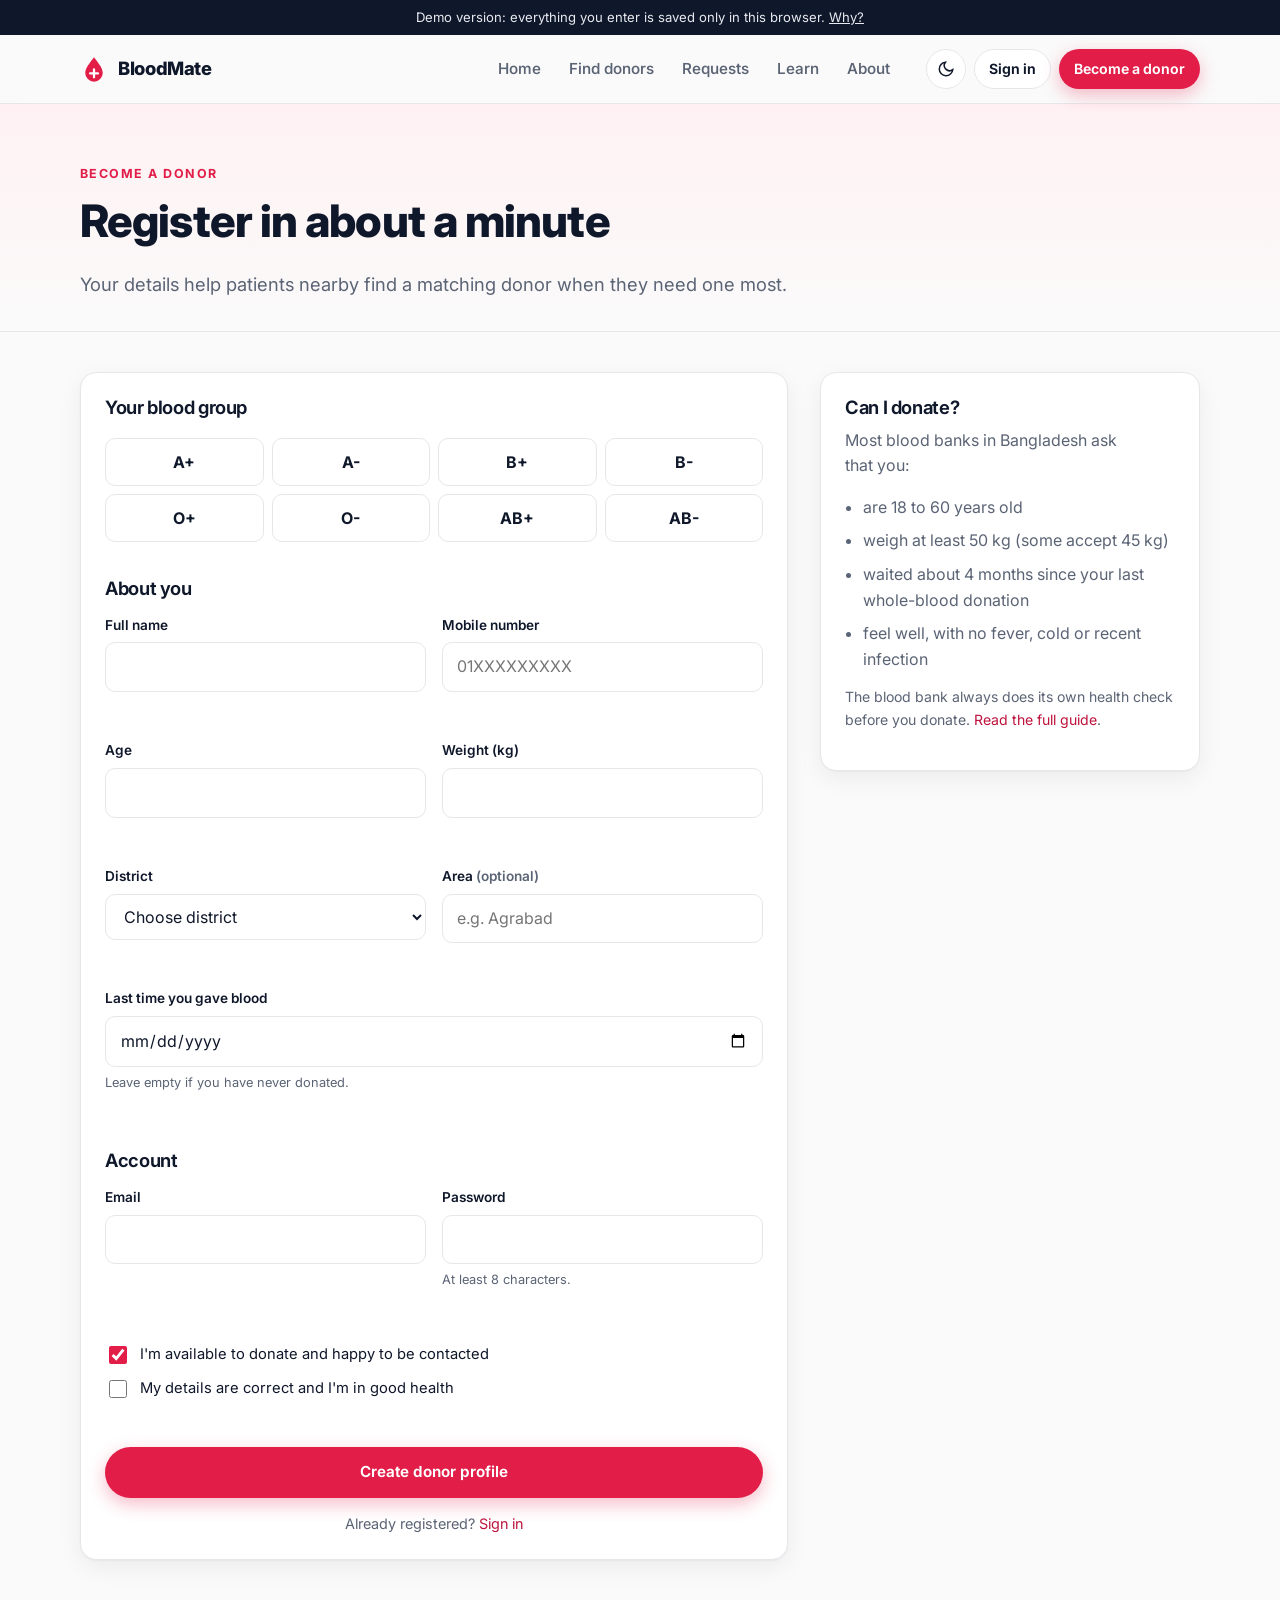
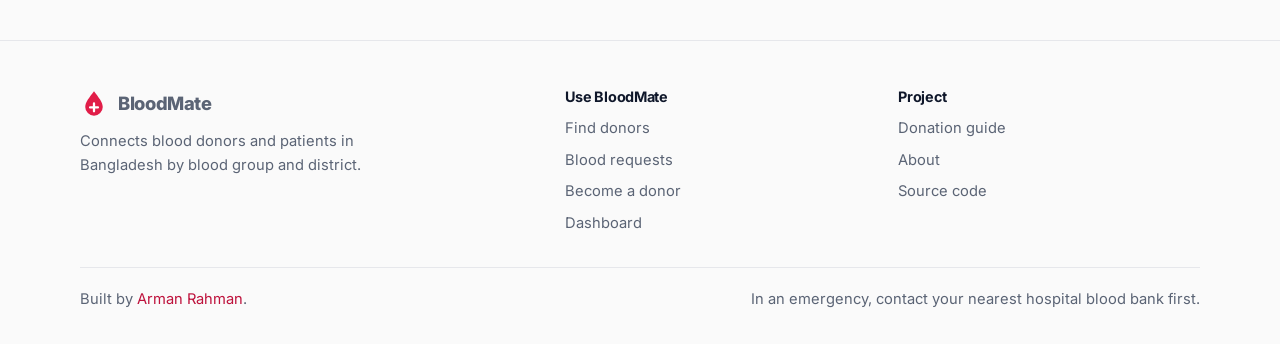
<file: register.html>
<!doctype html>
<html lang="en">
<head>
  <meta charset="utf-8">
  <meta name="viewport" content="width=device-width, initial-scale=1">
  <title>Become a donor · BloodMate</title>
  <link rel="icon" href="assets/img/favicon.svg" type="image/svg+xml">
  <link rel="preconnect" href="https://fonts.googleapis.com">
  <link rel="preconnect" href="https://fonts.gstatic.com" crossorigin>
  <link href="https://fonts.googleapis.com/css2?family=Inter:wght@400;500;600;700;800&display=swap" rel="stylesheet">
  <link rel="stylesheet" href="assets/css/style.css">
  <script src="assets/js/app.js" defer></script>
</head>
<body data-page="register">
<main>
  <header class="page-head">
    <div class="container">
      <span class="eyebrow">Become a donor</span>
      <h1>Register in about a minute</h1>
      <p class="lead">Your details help patients nearby find a matching donor when they need one most.</p>
    </div>
  </header>

  <section class="section-sm">
    <div class="container split">
      <form class="card" id="reg" novalidate>
        <h3 style="margin-bottom:20px">Your blood group</h3>
        <div class="groups" id="groups" role="radiogroup" aria-label="Blood group" style="margin-bottom:6px"></div>
        <p class="error" data-for="group"></p>

        <h3 style="margin:16px 0 16px">About you</h3>
        <div class="form-grid">
          <div class="field"><label for="name">Full name</label><input id="name" name="name" autocomplete="name" required><p class="error" data-for="name"></p></div>
          <div class="field"><label for="phone">Mobile number</label><input id="phone" name="phone" type="tel" inputmode="tel" autocomplete="tel" placeholder="01XXXXXXXXX" required><p class="error" data-for="phone"></p></div>
          <div class="field"><label for="age">Age</label><input id="age" name="age" type="number" inputmode="numeric" min="16" max="80" required><p class="error" data-for="age"></p></div>
          <div class="field"><label for="weight">Weight (kg)</label><input id="weight" name="weight" type="number" inputmode="numeric" min="30" max="200" required><p class="error" data-for="weight"></p></div>
          <div class="field"><label for="district">District</label><select id="district" name="district" required></select><p class="error" data-for="district"></p></div>
          <div class="field"><label for="area">Area <span class="muted">(optional)</span></label><input id="area" name="area" placeholder="e.g. Agrabad"></div>
          <div class="field full"><label for="last">Last time you gave blood</label><input id="last" name="lastDonated" type="date"><span class="hint">Leave empty if you have never donated.</span><p class="error" data-for="lastDonated"></p></div>
        </div>

        <h3 style="margin:8px 0 16px">Account</h3>
        <div class="form-grid">
          <div class="field"><label for="email">Email</label><input id="email" name="email" type="email" autocomplete="email" required><p class="error" data-for="email"></p></div>
          <div class="field"><label for="password">Password</label><input id="password" name="password" type="password" autocomplete="new-password" minlength="8" required><span class="hint">At least 8 characters.</span><p class="error" data-for="password"></p></div>
        </div>
        <label class="checkbox" style="margin:4px 0 10px"><input type="checkbox" name="available" checked> I'm available to donate and happy to be contacted</label>
        <label class="checkbox" style="margin-bottom:20px"><input type="checkbox" name="consent" required> My details are correct and I'm in good health</label>
        <p class="error" data-for="consent"></p>
        <button class="btn btn-primary btn-block" type="submit">Create donor profile</button>
        <p class="muted center" style="margin:14px 0 0;font-size:.9rem">Already registered? <a href="login.html">Sign in</a></p>
      </form>

      <aside class="card aside">
        <h3>Can I donate?</h3>
        <p class="muted">Most blood banks in Bangladesh ask that you:</p>
        <ul>
          <li>are 18 to 60 years old</li>
          <li>weigh at least 50 kg (some accept 45 kg)</li>
          <li>waited about 4 months since your last whole-blood donation</li>
          <li>feel well, with no fever, cold or recent infection</li>
        </ul>
        <p class="muted" style="margin-top:14px;font-size:.88rem">The blood bank always does its own health check before you donate. <a href="learn.html">Read the full guide</a>.</p>
      </aside>
    </div>
  </section>
</main>

<script>
document.addEventListener("DOMContentLoaded", () => {
  if (Store.me()) { location.replace("dashboard.html"); return; }
  $("#groups").innerHTML = GROUPS.map((g, i) => `<input type="radio" name="group" id="g${i}" value="${g}"><label for="g${i}">${g}</label>`).join("");
  $("#district").innerHTML = options(DISTRICTS, "Choose district");
  $("#last").max = new Date().toISOString().slice(0, 10);

  const form = $("#reg");
  const setErr = (k, msg) => {
    const p = $(`[data-for="${k}"]`); if (p) p.textContent = msg || "";
    const input = form.elements[k];
    if (input && input.setAttribute) input.setAttribute("aria-invalid", msg ? "true" : "false");
  };

  form.addEventListener("submit", async (e) => {
    e.preventDefault();
    const f = Object.fromEntries(new FormData(form));
    const errs = {};
    if (!f.group) errs.group = "Pick your blood group.";
    if (!f.name || f.name.trim().length < 3) errs.name = "Enter your full name.";
    if (!/^(\+?88)?01[3-9]\d{8}$/.test((f.phone || "").replace(/[\s-]/g, ""))) errs.phone = "Enter a Bangladeshi mobile number, like 017XXXXXXXX.";
    const age = +f.age, weight = +f.weight;
    if (!age) errs.age = "Enter your age.";
    else if (age < 18 || age > 60) errs.age = "Donors usually need to be 18 to 60.";
    if (!weight) errs.weight = "Enter your weight.";
    else if (weight < 45) errs.weight = "Donors usually need to weigh at least 45 to 50 kg.";
    if (!f.district) errs.district = "Choose your district.";
    if (f.lastDonated && new Date(f.lastDonated) > new Date()) errs.lastDonated = "This date is in the future.";
    if (!/^\S+@\S+\.\S+$/.test(f.email || "")) errs.email = "Enter a valid email.";
    else if (Store.byEmail(f.email)) errs.email = "This email already has a profile. Sign in instead.";
    if (!f.password || f.password.length < 8) errs.password = "Use at least 8 characters.";
    if (!f.consent) errs.consent = "Please confirm before continuing.";

    ["group", "name", "phone", "age", "weight", "district", "lastDonated", "email", "password", "consent"].forEach((k) => setErr(k, errs[k]));
    const first = Object.keys(errs)[0];
    if (first) { (form.elements[first]?.focus ? form.elements[first] : form.querySelector("input"))?.focus?.(); return; }

    Store.addUser({
      name: f.name.trim(), phone: f.phone.replace(/[\s-]/g, ""), age, weight,
      group: f.group, district: f.district, area: (f.area || "").trim(),
      lastDonated: f.lastDonated || "", available: !!f.available,
      email: f.email.toLowerCase().trim(), pass: await hash(f.password), donations: f.lastDonated ? [f.lastDonated] : [],
    });
    location.href = "dashboard.html?welcome=1";
  });
});
</script>
</body>
</html>
</file>
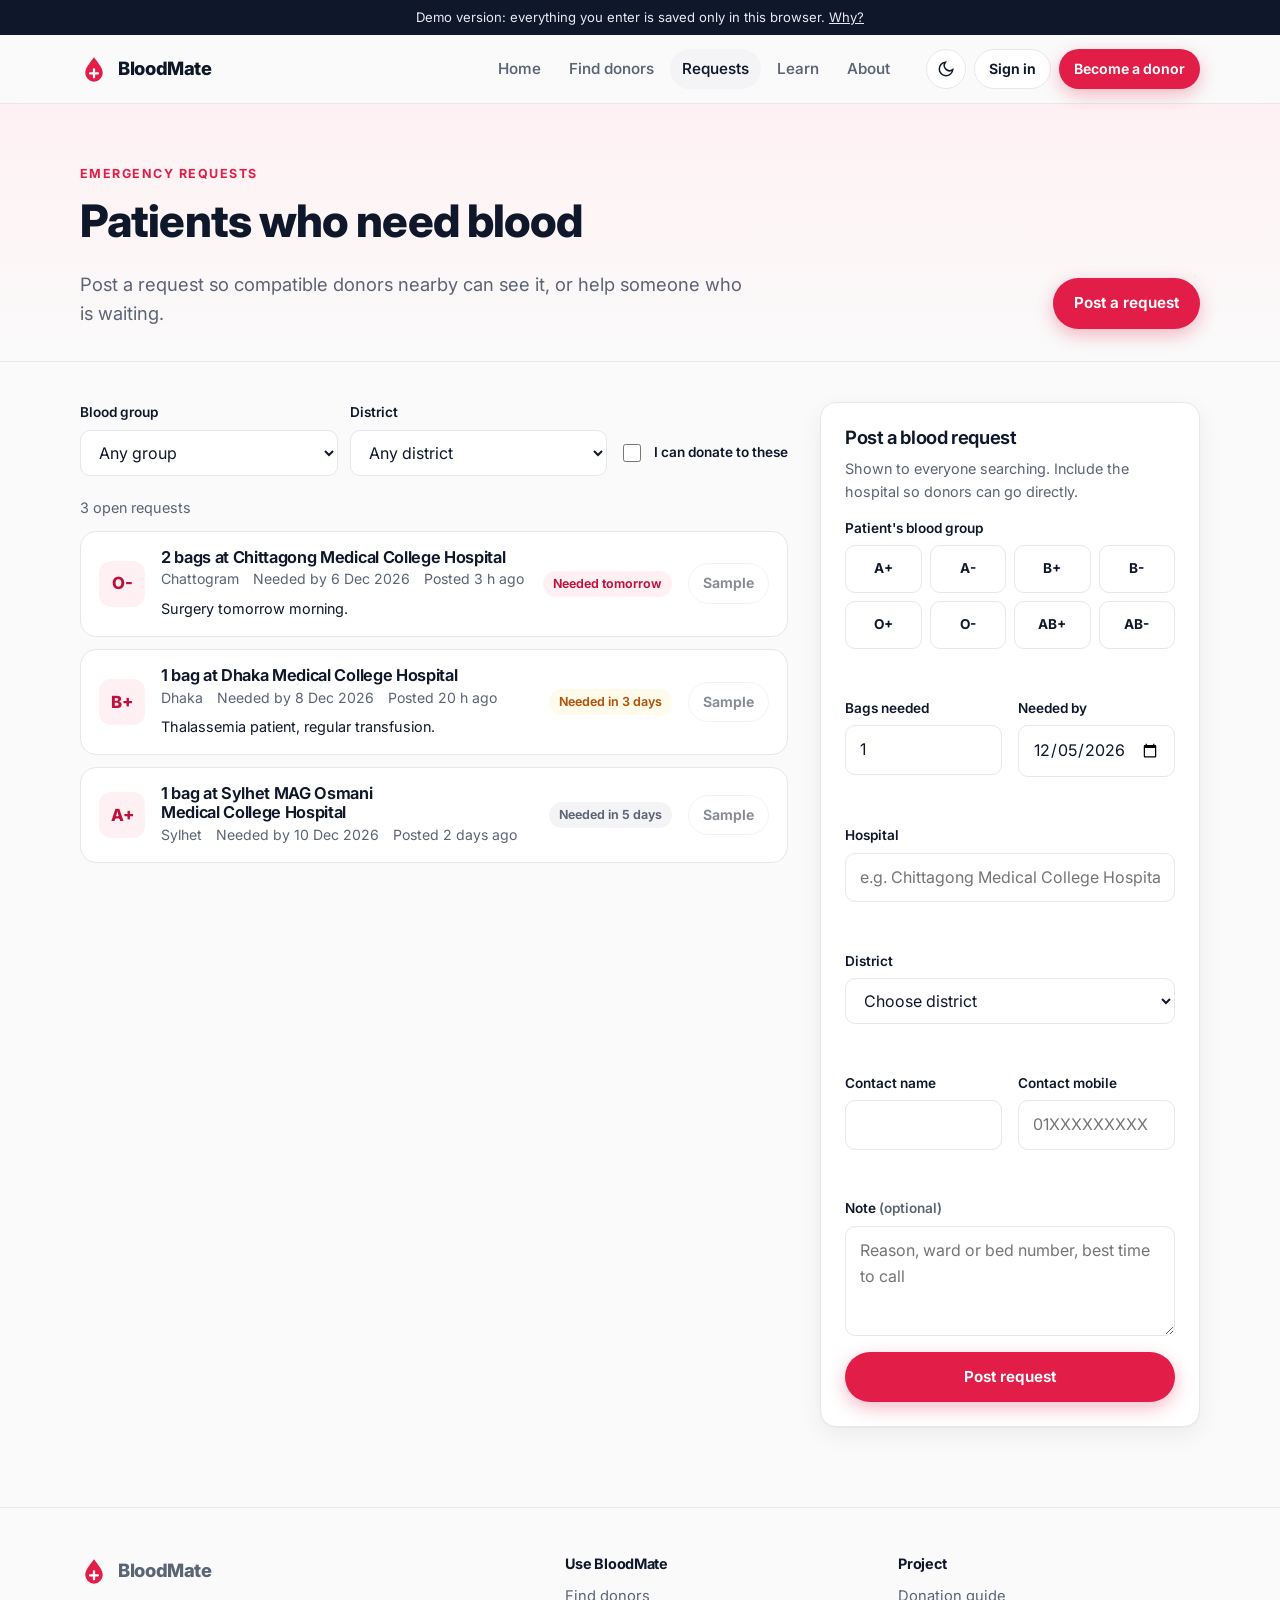
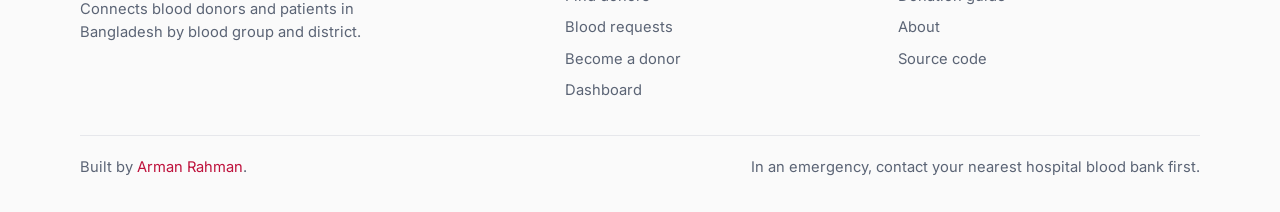
<file: requests.html>
<!doctype html>
<html lang="en">
<head>
  <meta charset="utf-8">
  <meta name="viewport" content="width=device-width, initial-scale=1">
  <title>Blood requests · BloodMate</title>
  <link rel="icon" href="assets/img/favicon.svg" type="image/svg+xml">
  <link rel="preconnect" href="https://fonts.googleapis.com">
  <link rel="preconnect" href="https://fonts.gstatic.com" crossorigin>
  <link href="https://fonts.googleapis.com/css2?family=Inter:wght@400;500;600;700;800&display=swap" rel="stylesheet">
  <link rel="stylesheet" href="assets/css/style.css">
  <script src="assets/js/app.js" defer></script>
</head>
<body data-page="requests">
<main>
  <header class="page-head">
    <div class="container" style="display:flex;justify-content:space-between;align-items:end;gap:16px;flex-wrap:wrap">
      <div>
        <span class="eyebrow">Emergency requests</span>
        <h1>Patients who need blood</h1>
        <p class="lead">Post a request so compatible donors nearby can see it, or help someone who is waiting.</p>
      </div>
      <a class="btn btn-primary" href="#new">Post a request</a>
    </div>
  </header>

  <section class="section-sm">
    <div class="container split">
      <div>
        <form class="toolbar" id="filters">
          <div class="field"><label for="f-group">Blood group</label><select id="f-group"></select></div>
          <div class="field"><label for="f-district">District</label><select id="f-district"></select></div>
          <div class="field" style="flex:0 0 auto;min-width:0"><span class="label">&nbsp;</span>
            <label class="checkbox" style="min-height:46px"><input type="checkbox" id="f-mine"> I can donate to these</label></div>
        </form>
        <p class="count" id="count" aria-live="polite"></p>
        <div class="list" id="list"></div>
      </div>

      <form class="card aside" id="new" novalidate>
        <h3>Post a blood request</h3>
        <p class="muted" style="font-size:.9rem">Shown to everyone searching. Include the hospital so donors can go directly.</p>
        <div class="field"><span class="label">Patient's blood group</span><div class="groups" id="r-groups" role="radiogroup" aria-label="Patient's blood group"></div><p class="error" data-for="group"></p></div>
        <div class="form-grid">
          <div class="field"><label for="r-units">Bags needed</label><input id="r-units" name="units" type="number" min="1" max="10" value="1"></div>
          <div class="field"><label for="r-date">Needed by</label><input id="r-date" name="neededBy" type="date"><p class="error" data-for="neededBy"></p></div>
        </div>
        <div class="field"><label for="r-hospital">Hospital</label><input id="r-hospital" name="hospital" placeholder="e.g. Chittagong Medical College Hospital"><p class="error" data-for="hospital"></p></div>
        <div class="field"><label for="r-district">District</label><select id="r-district" name="district"></select><p class="error" data-for="district"></p></div>
        <div class="form-grid">
          <div class="field"><label for="r-name">Contact name</label><input id="r-name" name="contactName" autocomplete="name"><p class="error" data-for="contactName"></p></div>
          <div class="field"><label for="r-phone">Contact mobile</label><input id="r-phone" name="phone" type="tel" autocomplete="tel" placeholder="01XXXXXXXXX"><p class="error" data-for="phone"></p></div>
        </div>
        <div class="field"><label for="r-note">Note <span class="muted">(optional)</span></label><textarea id="r-note" name="note" maxlength="280" placeholder="Reason, ward or bed number, best time to call"></textarea></div>
        <button class="btn btn-primary btn-block" type="submit">Post request</button>
      </form>
    </div>
  </section>
</main>

<script>
document.addEventListener("DOMContentLoaded", () => {
  const me = Store.me();
  $("#f-group").innerHTML = options(GROUPS, "Any group");
  $("#f-district").innerHTML = options(DISTRICTS, "Any district");
  $("#r-district").innerHTML = options(DISTRICTS, "Choose district");
  $("#r-groups").innerHTML = GROUPS.map((g, i) => `<input type="radio" name="group" id="rg${i}" value="${g}"><label for="rg${i}">${g}</label>`).join("");
  $("#r-date").min = new Date().toISOString().slice(0, 10);
  $("#r-date").value = new Date().toISOString().slice(0, 10);
  if (me) { $("#r-name").value = me.name; $("#r-phone").value = me.phone; $("#r-district").value = me.district; $("#f-mine").checked = true; }
  else $("#f-mine").closest(".field").hidden = true;

  function run() {
    const g = $("#f-group").value, d = $("#f-district").value, mine = me && $("#f-mine").checked;
    const list = Store.requests().filter((r) =>
      (!g || r.group === g) && (!d || r.district === d) && (!mine || CAN_RECEIVE_FROM[r.group].includes(me.group))
    ).sort((a, b) => (a.status === "open" ? 0 : 1) - (b.status === "open" ? 0 : 1) || a.neededBy.localeCompare(b.neededBy));
    const open = list.filter((r) => r.status === "open").length;
    $("#count").textContent = `${open} open request${open === 1 ? "" : "s"}` + (mine ? ` your ${me.group} blood can help` : "");
    $("#list").innerHTML = list.length ? list.map((r) => {
      const due = r.status === "open" ? dueLabel(r.neededBy) : { text: "Fulfilled", cls: "ok" };
      const action = r.status !== "open" ? "" : r.sample
        ? `<button class="btn btn-ghost btn-sm" disabled title="Sample request, no contact details">Sample</button>`
        : `<button class="btn btn-primary btn-sm" data-help="${r.id}">I can help</button>`;
      return `<article class="row-card" id="${r.id}" style="${r.status !== "open" ? "opacity:.6" : ""}">
        <span class="badge">${esc(r.group)}</span>
        <div class="grow"><h3>${r.units} bag${r.units > 1 ? "s" : ""} at ${esc(r.hospital)}</h3>
          <div class="meta"><span>${esc(r.district)}</span><span>Needed by ${fmtDate(r.neededBy)}</span><span>Posted ${timeAgo(r.createdAt)}</span></div>
          ${r.note ? `<p style="margin:6px 0 0;font-size:.9rem">${esc(r.note)}</p>` : ""}</div>
        <span class="pill ${due.cls}">${due.text}</span>
        <div class="actions">${action}</div></article>`;
    }).join("") : `<div class="empty"><h3>No requests here</h3><p>Nothing matches these filters right now.</p></div>`;
    if (location.hash.length > 1) document.getElementById(location.hash.slice(1))?.scrollIntoView({ block: "center" });
  }

  $("#filters").addEventListener("input", run);
  $("#list").addEventListener("click", (e) => {
    const id = e.target.closest("[data-help]")?.dataset.help; if (!id) return;
    const r = Store.requests().find((x) => x.id === id);
    if (r) contactDialog(r.contactName, r.phone, `Patient needs ${r.group} blood at ${esc(r.hospital)}. Call first to confirm the request is still open.`);
  });

  const form = $("#new");
  form.addEventListener("submit", (e) => {
    e.preventDefault();
    const f = Object.fromEntries(new FormData(form));
    const errs = {};
    if (!f.group) errs.group = "Pick the patient's blood group.";
    if (!f.neededBy) errs.neededBy = "Pick a date.";
    if (!f.hospital || f.hospital.trim().length < 3) errs.hospital = "Enter the hospital name.";
    if (!f.district) errs.district = "Choose a district.";
    if (!f.contactName || !f.contactName.trim()) errs.contactName = "Enter a contact name.";
    if (!/^(\+?88)?01[3-9]\d{8}$/.test((f.phone || "").replace(/[\s-]/g, ""))) errs.phone = "Enter a valid mobile number.";
    $$(".error", form).forEach((p) => (p.textContent = errs[p.dataset.for] || ""));
    if (Object.keys(errs).length) return;
    const r = Store.addRequest({
      group: f.group, units: Math.max(1, Math.min(10, +f.units || 1)), neededBy: f.neededBy,
      hospital: f.hospital.trim(), district: f.district, contactName: f.contactName.trim(),
      phone: f.phone.replace(/[\s-]/g, ""), note: (f.note || "").trim(), ownerId: me ? me.id : null,
    });
    form.reset(); $("#r-date").value = new Date().toISOString().slice(0, 10);
    if (me) { $("#r-name").value = me.name; $("#r-phone").value = me.phone; $("#r-district").value = me.district; }
    $("#f-group").value = ""; $("#f-district").value = ""; if (me) $("#f-mine").checked = false;
    run(); toast("Request posted. Compatible donors can now see it.");
    document.getElementById(r.id)?.scrollIntoView({ behavior: "smooth", block: "center" });
  });
  run();
});
</script>
</body>
</html>
</file>
<file: assets/css/style.css>
/* BloodMate: one stylesheet for every page. Light and dark themes via tokens. */
:root {
  --bg: #fafafa;
  --surface: #ffffff;
  --surface-2: #f4f4f6;
  --ink: #0f172a;
  --muted: #5b6475;
  --line: #e6e7eb;
  --brand: #e11d48;
  --brand-ink: #be123c;
  --brand-soft: #fff1f3;
  --on-brand: #ffffff;
  --ok: #047857;
  --ok-soft: #ecfdf5;
  --warn: #b45309;
  --warn-soft: #fffbeb;
  --shadow: 0 1px 2px rgba(15, 23, 42, .04), 0 8px 24px rgba(15, 23, 42, .06);
  --radius: 16px;
  --radius-sm: 10px;
  --max: 1160px;
  color-scheme: light;
}
:root[data-theme="dark"] {
  --bg: #0b0d12;
  --surface: #12151c;
  --surface-2: #181c25;
  --ink: #e8eaf0;
  --muted: #9aa3b2;
  --line: #242a36;
  --brand: #fb4d6d;
  --brand-ink: #ff7a92;
  --brand-soft: rgba(251, 77, 109, .12);
  --on-brand: #ffffff;
  --ok: #34d399;
  --ok-soft: rgba(52, 211, 153, .12);
  --warn: #fbbf24;
  --warn-soft: rgba(251, 191, 36, .12);
  --shadow: 0 1px 2px rgba(0, 0, 0, .3), 0 8px 24px rgba(0, 0, 0, .35);
  color-scheme: dark;
}

*, *::before, *::after { box-sizing: border-box; }
html { -webkit-text-size-adjust: 100%; scroll-behavior: smooth; }
body {
  margin: 0;
  font-family: "Inter", system-ui, -apple-system, "Segoe UI", Roboto, sans-serif;
  font-size: 16px;
  line-height: 1.6;
  color: var(--ink);
  background: var(--bg);
  -webkit-font-smoothing: antialiased;
}
img { max-width: 100%; display: block; }
a { color: var(--brand-ink); text-decoration: none; }
a:hover { text-decoration: underline; }
h1, h2, h3, h4 { line-height: 1.15; margin: 0 0 .5em; letter-spacing: -.02em; text-wrap: balance; }
h1 { font-size: clamp(2.2rem, 5vw, 3.6rem); font-weight: 800; }
h2 { font-size: clamp(1.6rem, 3vw, 2.2rem); font-weight: 750; }
h3 { font-size: 1.15rem; font-weight: 650; }
p { margin: 0 0 1em; text-wrap: pretty; }
:focus-visible { outline: 3px solid var(--brand); outline-offset: 2px; border-radius: 6px; }
.sr-only { position: absolute; width: 1px; height: 1px; overflow: hidden; clip: rect(0 0 0 0); white-space: nowrap; }

.container { width: 100%; max-width: var(--max); margin: 0 auto; padding: 0 20px; }
.section { padding: 72px 0; }
.section-sm { padding: 40px 0; }
.eyebrow { display: inline-block; font-size: .78rem; font-weight: 700; letter-spacing: .12em; text-transform: uppercase; color: var(--brand); margin-bottom: 12px; }
.lead { font-size: 1.15rem; color: var(--muted); max-width: 60ch; }
.muted { color: var(--muted); }
.center { text-align: center; }
.center .lead { margin-left: auto; margin-right: auto; }

/* Demo notice */
.demo-bar { background: #0f172a; color: #e8eaf0; font-size: .82rem; text-align: center; padding: 7px 16px; }
.demo-bar a { color: inherit; text-decoration: underline; }

/* Header */
.site-header { position: sticky; top: 0; z-index: 50; background: color-mix(in srgb, var(--bg) 85%, transparent); backdrop-filter: saturate(160%) blur(12px); border-bottom: 1px solid var(--line); }
.nav { display: flex; align-items: center; gap: 24px; height: 68px; }
.brand { display: flex; align-items: center; gap: 10px; font-weight: 800; font-size: 1.15rem; color: var(--ink); letter-spacing: -.02em; }
.brand:hover { text-decoration: none; }
.brand svg { width: 28px; height: 28px; }
.nav-links { display: flex; gap: 4px; margin-left: auto; list-style: none; padding: 0; margin-top: 0; margin-bottom: 0; }
.nav-links a { display: block; padding: 8px 12px; border-radius: 999px; color: var(--muted); font-weight: 550; font-size: .95rem; }
.nav-links a:hover { color: var(--ink); background: var(--surface-2); text-decoration: none; }
.nav-links a[aria-current="page"] { color: var(--ink); background: var(--surface-2); }
.nav-actions { display: flex; align-items: center; gap: 8px; }
.icon-btn { display: inline-grid; place-items: center; width: 40px; height: 40px; border-radius: 999px; border: 1px solid var(--line); background: var(--surface); color: var(--ink); cursor: pointer; }
.icon-btn:hover { background: var(--surface-2); }
.icon-btn svg { width: 18px; height: 18px; }
.menu-btn { display: none; }

@media (max-width: 900px) {
  .menu-btn { display: inline-grid; }
  .nav-links { display: none; position: absolute; top: 68px; left: 0; right: 0; flex-direction: column; padding: 12px 20px 20px; background: var(--bg); border-bottom: 1px solid var(--line); }
  .nav-links.open { display: flex; }
  .nav-links a { padding: 12px 14px; }
  .nav-actions .btn-ghost { display: none; }
  .nav { gap: 12px; }
  .nav-actions { margin-left: auto; }
}

.short { display: none; }
@media (max-width: 480px) { .long { display: none; } .short { display: inline; } .nav-actions { gap: 6px; } .brand { font-size: 1.05rem; } }

/* Buttons */
.btn { display: inline-flex; align-items: center; justify-content: center; gap: 8px; padding: 12px 20px; border-radius: 999px; border: 1px solid transparent; font: inherit; font-weight: 650; font-size: .95rem; cursor: pointer; transition: transform .15s ease, background .15s ease, box-shadow .15s ease; white-space: nowrap; }
.btn:hover { text-decoration: none; }
.btn:active { transform: translateY(1px); }
.btn-primary { background: var(--brand); color: var(--on-brand); box-shadow: 0 6px 18px color-mix(in srgb, var(--brand) 30%, transparent); }
.btn-primary:hover { background: var(--brand-ink); }
:root[data-theme="dark"] .btn-primary:hover { background: #e11d48; }
.btn-ghost { background: var(--surface); color: var(--ink); border-color: var(--line); }
.btn-ghost:hover { background: var(--surface-2); }
.btn-sm { padding: 8px 14px; font-size: .88rem; }
.btn-block { width: 100%; }
.btn[disabled] { opacity: .5; cursor: not-allowed; }

/* Cards */
.card { background: var(--surface); border: 1px solid var(--line); border-radius: var(--radius); padding: 24px; box-shadow: var(--shadow); }
.grid { display: grid; gap: 20px; }
.grid-2 { grid-template-columns: repeat(2, minmax(0, 1fr)); }
.grid-3 { grid-template-columns: repeat(3, minmax(0, 1fr)); }
.grid-4 { grid-template-columns: repeat(4, minmax(0, 1fr)); }
@media (max-width: 900px) { .grid-3, .grid-4 { grid-template-columns: repeat(2, minmax(0, 1fr)); } }
@media (max-width: 620px) { .grid-2, .grid-3, .grid-4 { grid-template-columns: 1fr; } }

/* Hero */
.hero { position: relative; overflow: hidden; padding: 72px 0 64px; }
.hero::before { content: ""; position: absolute; inset: -40% -10% auto auto; width: 720px; height: 720px; background: radial-gradient(closest-side, color-mix(in srgb, var(--brand) 18%, transparent), transparent); pointer-events: none; }
.hero-grid { position: relative; display: grid; grid-template-columns: 1.1fr .9fr; gap: 48px; align-items: center; }
.hero h1 span { color: var(--brand); }
.hero-media { position: relative; }
.hero-media img { border-radius: 24px; aspect-ratio: 4 / 4.2; object-fit: cover; width: 100%; box-shadow: var(--shadow); }
.float-chip { position: absolute; display: flex; align-items: center; gap: 10px; background: var(--surface); border: 1px solid var(--line); border-radius: 14px; padding: 10px 14px; box-shadow: var(--shadow); font-size: .88rem; font-weight: 600; }
.float-chip.a { left: -24px; bottom: 48px; }
.float-chip.b { right: -16px; top: 32px; }
.dot { width: 10px; height: 10px; border-radius: 99px; background: var(--ok); box-shadow: 0 0 0 4px var(--ok-soft); }
@media (max-width: 900px) {
  .hero-grid { grid-template-columns: 1fr; }
  .hero-media { max-width: 460px; }
  .hero-media img { aspect-ratio: 16 / 10; }
  .float-chip.a { left: 12px; } .float-chip.b { right: 12px; }
}

/* Quick search */
.search-card { display: grid; grid-template-columns: 1fr 1fr auto; gap: 10px; align-items: end; margin-top: 28px; padding: 14px; border-radius: 20px; background: var(--surface); border: 1px solid var(--line); box-shadow: var(--shadow); max-width: 620px; }
.search-card .field { margin: 0; }
@media (max-width: 620px) { .search-card { grid-template-columns: 1fr; } }

/* Forms */
.field { display: flex; flex-direction: column; gap: 6px; margin-bottom: 16px; }
.field label, .label { font-size: .85rem; font-weight: 600; color: var(--ink); }
.field .hint { font-size: .8rem; color: var(--muted); }
input, select, textarea {
  font: inherit; color: var(--ink); background: var(--surface); width: 100%;
  border: 1px solid var(--line); border-radius: var(--radius-sm); padding: 11px 14px; min-height: 46px;
  transition: border-color .15s ease, box-shadow .15s ease;
}
textarea { min-height: 110px; resize: vertical; }
input:focus, select:focus, textarea:focus { outline: none; border-color: var(--brand); box-shadow: 0 0 0 4px var(--brand-soft); }
input[aria-invalid="true"], select[aria-invalid="true"] { border-color: var(--brand); }
.error { color: var(--brand-ink); font-size: .82rem; min-height: 1em; }
.form-grid { display: grid; grid-template-columns: repeat(2, minmax(0, 1fr)); gap: 0 16px; }
.form-grid .full { grid-column: 1 / -1; }
@media (max-width: 620px) { .form-grid { grid-template-columns: 1fr; } }
.checkbox { display: flex; align-items: center; gap: 10px; font-size: .92rem; }
.checkbox input { width: 18px; height: 18px; min-height: 0; accent-color: var(--brand); }

/* Blood group picker */
.groups { position: relative; display: grid; grid-template-columns: repeat(4, 1fr); gap: 8px; }
.groups input { position: absolute; top: 0; left: 0; width: 1px; height: 1px; margin: 0; opacity: 0; pointer-events: none; }
.groups label { display: grid; place-items: center; height: 48px; border-radius: var(--radius-sm); border: 1px solid var(--line); background: var(--surface); font-weight: 700; cursor: pointer; transition: all .15s ease; }
.groups label:hover { border-color: var(--brand); }
.groups input:checked + label { background: var(--brand); border-color: var(--brand); color: var(--on-brand); }
.groups input:focus-visible + label { outline: 3px solid var(--brand); outline-offset: 2px; }

/* Badges and pills */
.badge { display: inline-flex; align-items: center; justify-content: center; min-width: 46px; height: 46px; padding: 0 8px; border-radius: 12px; background: var(--brand-soft); color: var(--brand-ink); font-weight: 800; font-size: 1.05rem; }
.pill { display: inline-flex; align-items: center; gap: 6px; padding: 3px 10px; border-radius: 999px; font-size: .78rem; font-weight: 650; background: var(--surface-2); color: var(--muted); }
.pill.ok { background: var(--ok-soft); color: var(--ok); }
.pill.warn { background: var(--warn-soft); color: var(--warn); }
.pill.hot { background: var(--brand-soft); color: var(--brand-ink); }

/* Stats */
.stats { display: grid; grid-template-columns: repeat(4, 1fr); gap: 1px; background: var(--line); border: 1px solid var(--line); border-radius: var(--radius); overflow: hidden; }
.stat { background: var(--surface); padding: 24px; }
.stat b { display: block; font-size: 2rem; font-weight: 800; letter-spacing: -.03em; }
.stat span { color: var(--muted); font-size: .9rem; }
@media (max-width: 760px) { .stats { grid-template-columns: repeat(2, 1fr); } }

/* Steps */
.step-num { display: inline-grid; place-items: center; width: 36px; height: 36px; border-radius: 10px; background: var(--brand-soft); color: var(--brand-ink); font-weight: 800; margin-bottom: 14px; }

/* Compatibility */
.compat { display: grid; grid-template-columns: 280px 1fr; gap: 32px; align-items: start; }
.compat-result { display: grid; gap: 14px; }
.compat-row { display: flex; flex-wrap: wrap; gap: 8px; align-items: center; }
.compat-row .title { width: 100%; font-weight: 650; font-size: .9rem; color: var(--muted); }
.chip { display: inline-grid; place-items: center; min-width: 52px; height: 40px; padding: 0 10px; border-radius: 10px; border: 1px solid var(--line); font-weight: 750; color: var(--muted); background: var(--surface-2); }
.chip.on { background: var(--brand); border-color: var(--brand); color: var(--on-brand); }
@media (max-width: 760px) { .compat { grid-template-columns: 1fr; } }

/* Lists of donors / requests */
.toolbar { display: flex; flex-wrap: wrap; gap: 12px; align-items: end; margin-bottom: 20px; }
.toolbar .field { margin: 0; min-width: 170px; flex: 1; }
.list { display: grid; gap: 12px; }
.row-card { display: flex; gap: 16px; align-items: center; background: var(--surface); border: 1px solid var(--line); border-radius: var(--radius); padding: 16px 18px; }
.row-card .grow { flex: 1; min-width: 0; }
.row-card h3 { margin: 0 0 2px; font-size: 1.02rem; }
.row-card .meta { display: flex; flex-wrap: wrap; gap: 6px 14px; color: var(--muted); font-size: .88rem; }
@media (max-width: 620px) { .row-card { flex-wrap: wrap; } .row-card .grow { flex-basis: calc(100% - 64px); } .row-card .actions { width: 100%; } .row-card .actions .btn { width: 100%; } }
.empty { text-align: center; padding: 48px 20px; border: 1px dashed var(--line); border-radius: var(--radius); color: var(--muted); }
.count { color: var(--muted); font-size: .9rem; margin-bottom: 12px; }

/* Page header */
.page-head { padding: 56px 0 32px; border-bottom: 1px solid var(--line); background: linear-gradient(180deg, var(--brand-soft), transparent); }
.page-head h1 { font-size: clamp(2rem, 4vw, 2.8rem); }
.page-head .lead { margin-bottom: 0; }

/* Split layout for forms */
.split { display: grid; grid-template-columns: 1fr 380px; gap: 32px; align-items: start; }
.aside { position: sticky; top: 96px; }
.aside ul { padding-left: 18px; margin: 0; color: var(--muted); }
.aside li { margin-bottom: 8px; }
@media (max-width: 900px) { .split { grid-template-columns: 1fr; } .aside { position: static; } }

/* Auth */
.auth { display: grid; grid-template-columns: 1fr 1fr; min-height: calc(100vh - 140px); }
.auth-art { position: relative; background: var(--ink); color: #fff; padding: 56px; display: flex; flex-direction: column; justify-content: flex-end; overflow: hidden; }
.auth-art img { position: absolute; inset: 0; width: 100%; height: 100%; object-fit: cover; opacity: .45; }
.auth-art > * { position: relative; }
.auth-art h2 { color: #fff; }
.auth-form { display: grid; place-items: center; padding: 48px 20px; }
.auth-form .card { width: 100%; max-width: 420px; }
@media (max-width: 860px) { .auth { grid-template-columns: 1fr; } .auth-art { display: none; } }

/* Dashboard */
.dash { display: grid; grid-template-columns: 340px 1fr; gap: 24px; align-items: start; }
@media (max-width: 900px) { .dash { grid-template-columns: 1fr; } }
.profile-top { display: flex; gap: 14px; align-items: center; margin-bottom: 18px; }
.avatar { width: 56px; height: 56px; border-radius: 16px; display: grid; place-items: center; background: var(--brand); color: var(--on-brand); font-weight: 800; font-size: 1.2rem; }
.kv { display: grid; grid-template-columns: auto 1fr; gap: 8px 16px; font-size: .92rem; margin: 0; }
.kv dt { color: var(--muted); }
.kv dd { margin: 0; text-align: right; font-weight: 600; }
.ring { --p: 0; width: 140px; height: 140px; border-radius: 50%; display: grid; place-items: center; background: conic-gradient(var(--brand) calc(var(--p) * 1%), var(--surface-2) 0); }
.ring > div { width: 112px; height: 112px; border-radius: 50%; background: var(--surface); display: grid; place-items: center; text-align: center; }
.ring b { display: block; font-size: 1.6rem; line-height: 1; }
.ring span { font-size: .78rem; color: var(--muted); }
.switch { position: relative; width: 48px; height: 28px; flex: none; }
.switch input { position: absolute; opacity: 0; width: 100%; height: 100%; margin: 0; cursor: pointer; z-index: 1; min-height: 0; }
.switch span { position: absolute; inset: 0; border-radius: 99px; background: var(--line); transition: background .2s; }
.switch span::after { content: ""; position: absolute; top: 3px; left: 3px; width: 22px; height: 22px; border-radius: 99px; background: #fff; transition: transform .2s; box-shadow: 0 1px 3px rgba(0,0,0,.2); }
.switch input:checked + span { background: var(--ok); }
.switch input:checked + span::after { transform: translateX(20px); }
.switch input:focus-visible + span { outline: 3px solid var(--brand); outline-offset: 2px; }

/* Learn */
.article { padding: 0; overflow: hidden; display: flex; flex-direction: column; }
.article details { padding: 22px 24px; }
.article summary { cursor: pointer; list-style: none; }
.article summary::-webkit-details-marker { display: none; }
.article summary h3 { margin: 8px 0 6px; }
.article summary p { color: var(--muted); margin: 0; }
.article summary .more { display: inline-block; margin-top: 12px; font-weight: 650; color: var(--brand-ink); font-size: .9rem; }
.article details[open] .more { display: none; }
.article .body { margin-top: 16px; padding-top: 16px; border-top: 1px solid var(--line); }
.article .body ul { padding-left: 18px; }

/* CTA band */
.cta { display: grid; grid-template-columns: 1.2fr .8fr; align-items: center; gap: 32px; padding: 40px; border-radius: 28px; background: #0f172a; color: #fff; overflow: hidden; position: relative; border: 1px solid var(--line); }
.cta h2 { color: #fff; }
.cta p { color: rgba(255,255,255,.75); }
.cta .btn-ghost { background: transparent; color: #fff; border-color: rgba(255,255,255,.25); }
.cta .btn-ghost:hover { background: rgba(255,255,255,.08); }
:root[data-theme="dark"] .cta, :root[data-theme="dark"] .demo-bar { background: #161a24; }
.cta img { border-radius: 18px; aspect-ratio: 16 / 10; object-fit: cover; }
@media (max-width: 760px) { .cta { grid-template-columns: 1fr; padding: 28px; } .cta img { max-height: 200px; width: 100%; } }

/* Toast */
.toast { position: fixed; left: 50%; bottom: 24px; transform: translate(-50%, 20px); opacity: 0; background: var(--ink); color: var(--bg); padding: 12px 18px; border-radius: 12px; font-weight: 600; font-size: .92rem; box-shadow: var(--shadow); transition: all .25s ease; z-index: 100; pointer-events: none; max-width: calc(100% - 32px); }
.toast.show { opacity: 1; transform: translate(-50%, 0); }

/* Modal */
dialog { border: 1px solid var(--line); border-radius: var(--radius); padding: 28px; max-width: 440px; width: calc(100% - 32px); background: var(--surface); color: var(--ink); box-shadow: var(--shadow); }
dialog::backdrop { background: rgba(10, 12, 18, .55); backdrop-filter: blur(3px); }

/* Footer */
.site-footer { border-top: 1px solid var(--line); padding: 48px 0 32px; margin-top: 40px; color: var(--muted); font-size: .92rem; }
.footer-grid { display: grid; grid-template-columns: 1.5fr 1fr 1fr; gap: 32px; }
.footer-grid h4 { color: var(--ink); font-size: .9rem; margin-bottom: 12px; }
.footer-grid ul { list-style: none; padding: 0; margin: 0; display: grid; gap: 8px; }
.footer-grid a { color: var(--muted); }
.footer-bottom { margin-top: 32px; padding-top: 20px; border-top: 1px solid var(--line); display: flex; justify-content: space-between; flex-wrap: wrap; gap: 8px; }
@media (max-width: 760px) { .footer-grid { grid-template-columns: 1fr; } }

/* Reveal on scroll */
.reveal { opacity: 0; transform: translateY(14px); transition: opacity .6s ease, transform .6s ease; }
.reveal.in { opacity: 1; transform: none; }
@media (prefers-reduced-motion: reduce) {
  html { scroll-behavior: auto; }
  .reveal { opacity: 1; transform: none; transition: none; }
  .btn, .toast { transition: none; }
}
</file>
